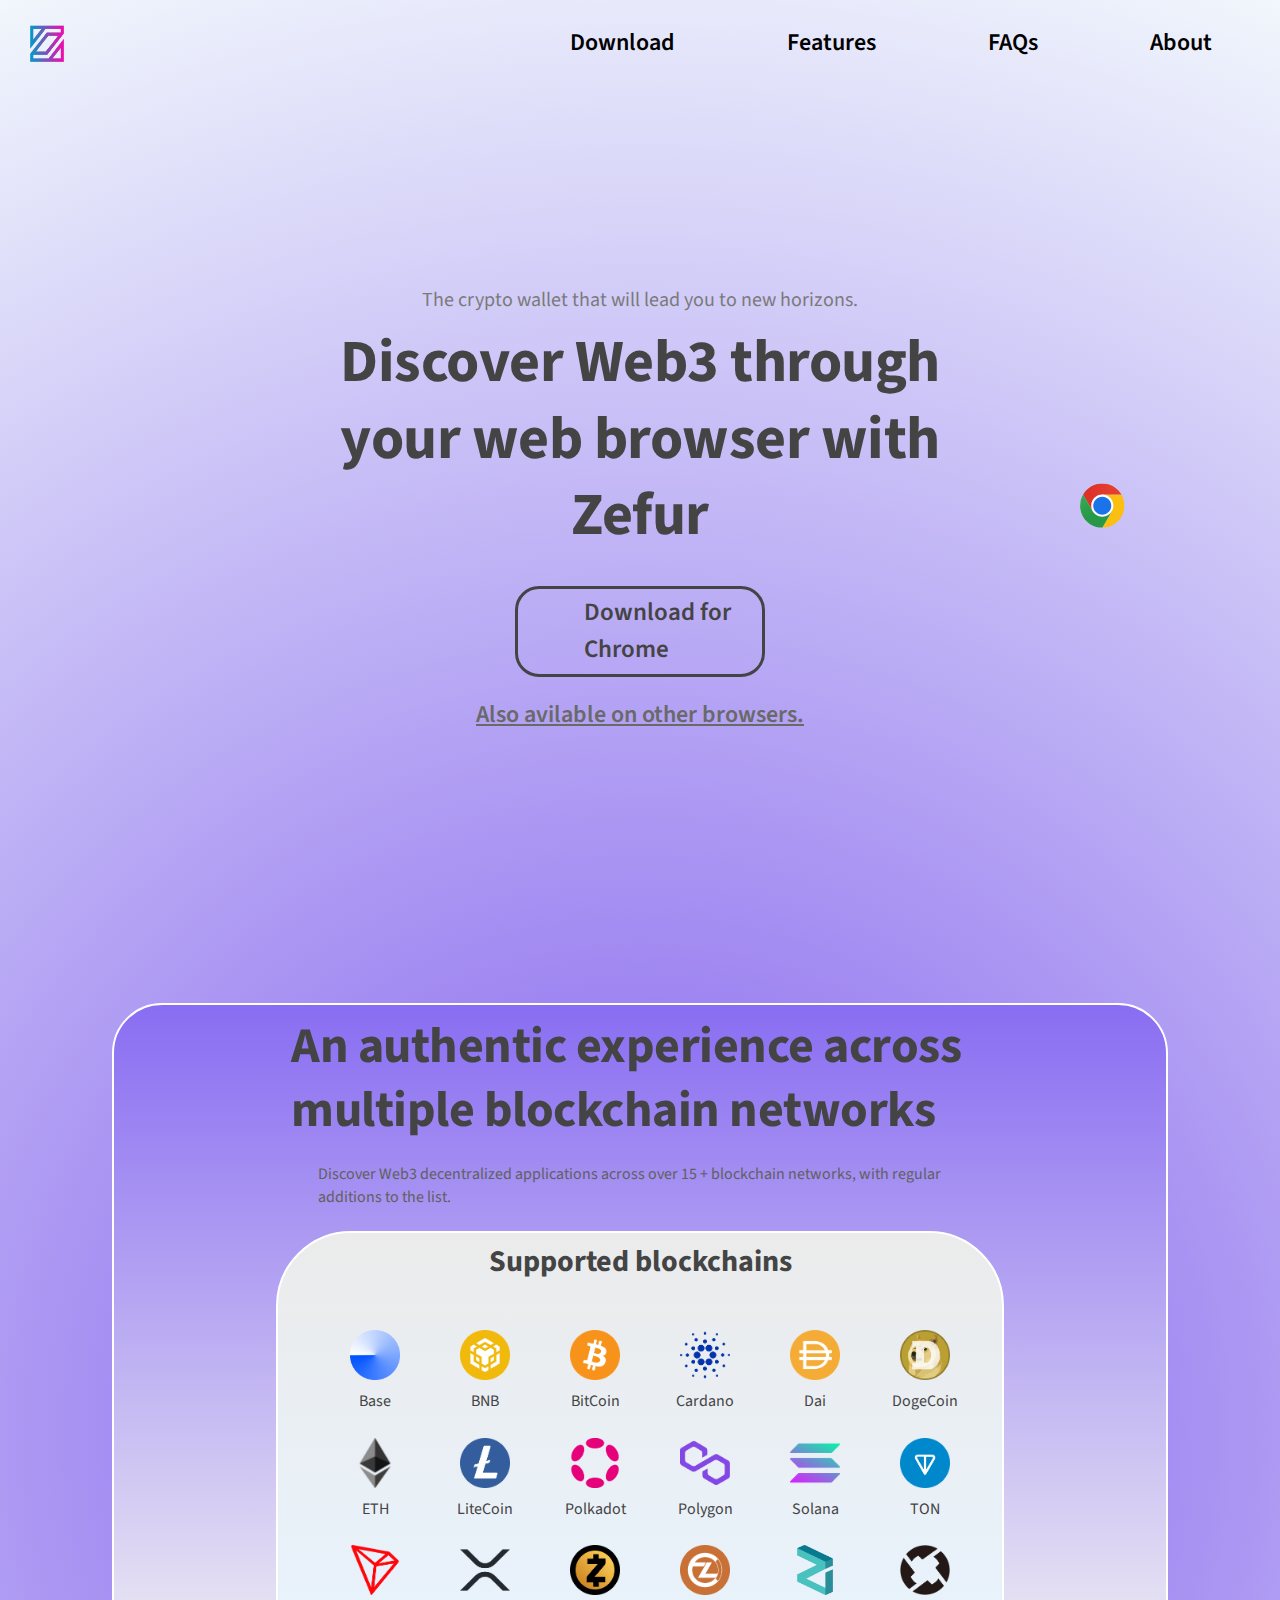
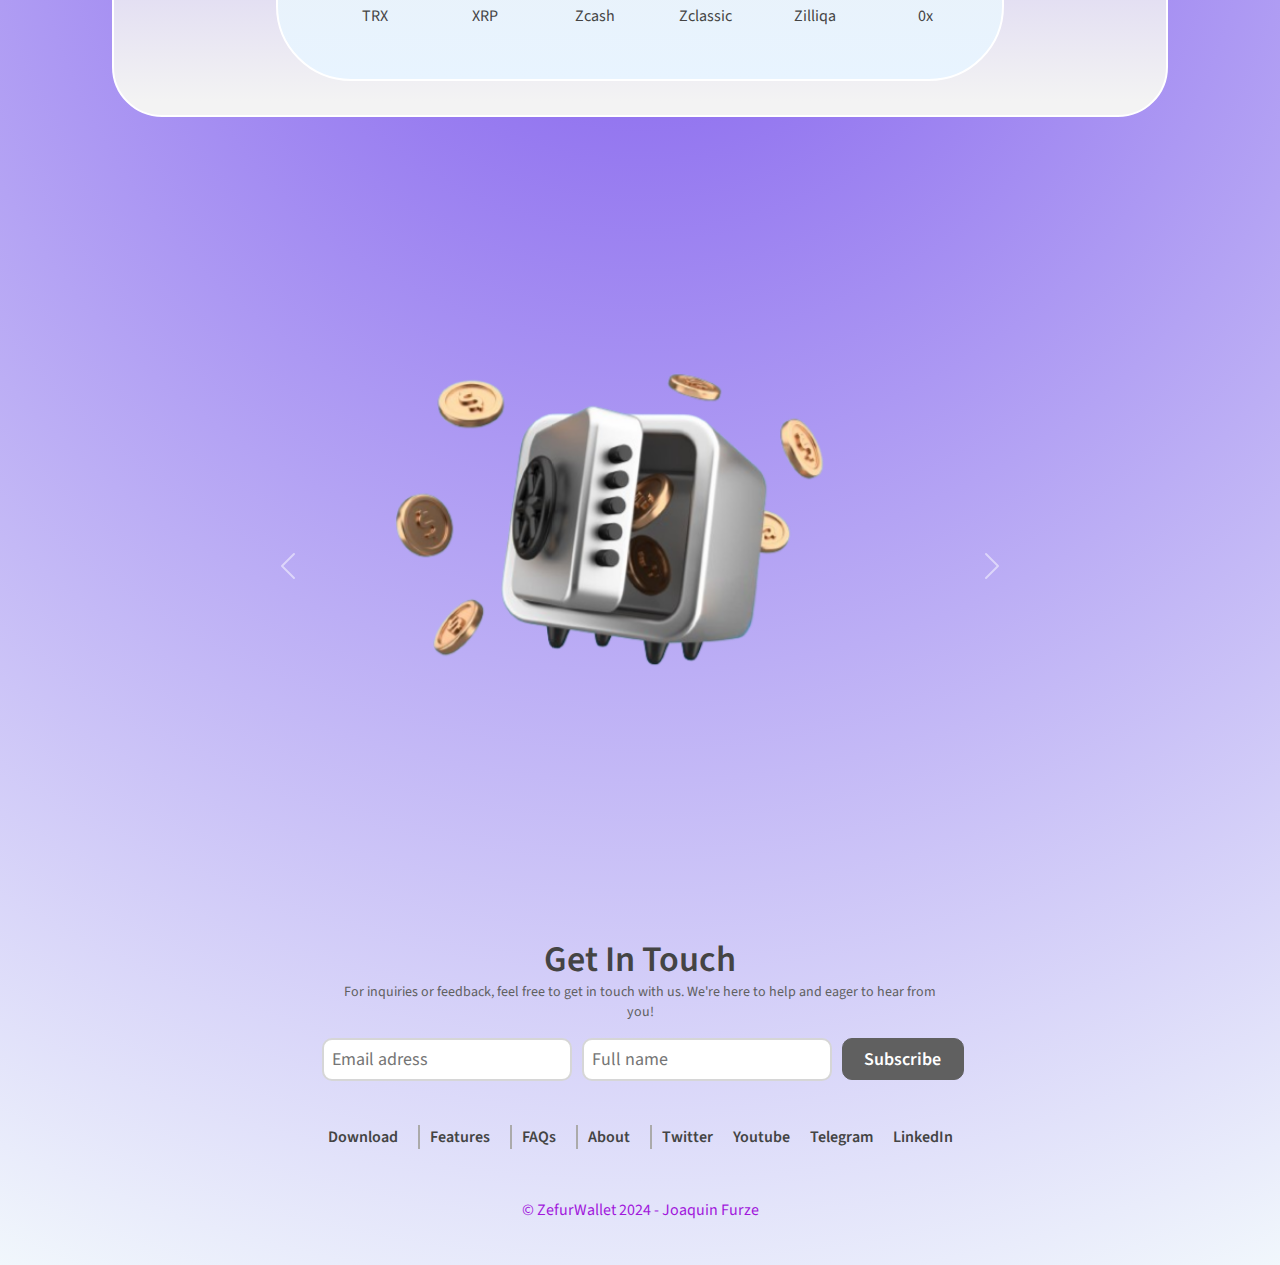
<file: index.html>
<!DOCTYPE html>
<html lang="es">
<head>
    <meta charset="UTF-8">
    <meta name="keywords" content="Web3, Wallet, Crypto, Blockchain, crypto wallet, Web3 wallet, blockchain wallet, cryptocurrency app, digital assets, secure wallet">
    <meta name="description" content="Discover everything about cryptocurrencies, Web3 technology, and ZefurWallet. Learn how to manage your digital assets safely and efficiently with our comprehensive guide.">
    <meta name="viewport" content="width=device-width, initial-scale=1.0">
    <link href="https://cdn.jsdelivr.net/npm/bootstrap@5.3.3/dist/css/bootstrap.min.css" rel="stylesheet" integrity="sha384-QWTKZyjpPEjISv5WaRU9OFeRpok6YctnYmDr5pNlyT2bRjXh0JMhjY6hW+ALEwIH" crossorigin="anonymous">
    <link rel="stylesheet" href="./css/styles.css">
    <link rel="shortcut icon" href="./assests/image-removebg-w.png">
    <title>ZefurWallet | Home Page</title>
</head>
<body>
    <nav class="navbar navbar-expand-lg ">          <!-- Inicio header -->
        <div class="container-fluid">
            <a class="navbar-brand" href="./index.html"><img src="./assests/image-removebg-w.png" width="70" height="60" alt="logo"></a>
            <button class="navbar-toggler" type="button" data-bs-toggle="collapse" data-bs-target="#navbarSupportedContent" aria-controls="navbarSupportedContent" aria-expanded="false" aria-label="Toggle navigation">
            <input type="checkbox" name="toggle-menu" id="toggle-menu">
            <label for="toggle-menu" type="button" class="toggle-btn">
                <div class="bar"></div>
                <div class="bar"></div>
                <div class="bar"></div>
            </label>
            </button>
            <div class="collapse navbar-collapse" id="navbarSupportedContent">
            <ul class="navbar-nav ms-auto mb-2 mb-lg-0">
                <li class="nav-item">
                <a class="nav-link active mx-lg-5" aria-current="page" href="./company/download.html">Download</a>
                </li>
                <li class="nav-item">
                <a class="nav-link active mx-lg-5" href="./company/features.html">Features</a>
                </li>
                <li class="nav-item">
                <a class="nav-link active mx-lg-5" aria-current="page" href="./company/faqs.html">FAQs</a>
                </li>
                <li class="nav-item">
                <a class="nav-link active mx-lg-5" aria-current="page" href="./company/about.html">About</a>
                </li>
            </ul>
            </div>
        </div>
        </nav>                <!-- Final header -->
        <main>                <!-- Inicio main -->
            <section>
                <h2 class="the-crypto-wallet">
                    The crypto wallet that will lead you to new horizons.
                </h2>
                <h1 class="h1-index">
                    Discover Web3 through your web browser with Zefur
                </h1>
                <div class="chrome">
                    <a class="moverr" target="_blank"  href="https://chromewebstore.google.com/">Download for <br> ㅤChrome<img class="posicion-chrome" src="./assests/raw.7dd85797.svg" class="raw-7dd85797" alt="Chrome Index"></a>
                </div>
            <div class="also">
                <a href="./company/download.html">
                    <p class="subrayado tamaño">
                        Also avilable on other browsers.
                    </p>    
                </a>
            </div>
            </section>
            <section class="process-1">
                <!-- HACER LO DE SUPPORTED BLOCKCHAINS -->
                <div>
                    <h2 class="an-authentic">An authentic experience across multiple blockchain networks</h2>
                    <p class="discover-web3">Discover Web3 decentralized applications across over 15 + blockchain networks, with regular additions to the list.</p>
                    <div class="process-3">
                        <h3 class="paragraph-1-copy-1">Supported blockchains</h3>
                        <ul class="flexbox ">
                            <li><img src="./assests/base.png" width="50" height="50" class="flex-item" alt="Base">Base</li>
                            <li><img src="./assests/bnb.png" width="50" height="50" class="flex-item" alt="BNB">BNB</li>
                            <li><img src="./assests/btc.png" width="50" height="50" class="flex-item" alt="BTC">BitCoin</li>
                            <li><img src="./assests/cardano.png" width="50" height="50" class="flex-item" alt="ADA">Cardano</li>
                            <li><img src="./assests/dai.png" width="50" height="50" class="flex-item" alt="DAI">Dai</li>
                            <li><img src="./assests/doge.png" width="50" height="50" class="flex-item" alt="DOGE">DogeCoin</li>
                            <li><img src="./assests/eth.png" width="50" height="50" class="flex-item" alt="ETH">ETH</li>
                            <li><img src="./assests/ltc.png" width="50" height="50" class="flex-item" alt="LTC">LiteCoin</li>
                            <li><img src="./assests/polkadot.png" width="50" height="50" class="flex-item" alt="DOT">Polkadot</li>
                            <li><img src="./assests/polygon-matic-logo.png" width="50" height="50" class="flex-item" alt="MATIC" >Polygon</li>
                            <li><img src="./assests/sol.png" width="50" height="50" class="flex-item" alt="SOL">Solana</li>
                            <li><img src="./assests/ton.png" width="50" height="50" class="flex-item" alt="TON">TON</li>
                            <li><img src="./assests/trx.png" width="50" height="50" class="flex-item" alt="TRX">TRX</li>
                            <li><img src="./assests/xrp.png" width="50" height="50" class="flex-item" alt="XRP">XRP</li>
                            <li><img src="./assests/zcash.png" width="50" height="50" class="flex-item" alt="ZCASH">Zcash</li>
                            <li><img src="./assests/zclassic.png" width="50" height="50" class="flex-item" alt="ZCLASSIC">Zclassic</li>
                            <li><img src="./assests/zilliqa.png" width="50" height="50" class="flex-item" alt="ZIL">Zilliqa</li>
                            <li><img src="./assests/0x.png" width="50" height="50" class="flex-item" alt="0X">0x</li>
                        </ul>
                    </div>
                </div>
            </section>
            <section>
                <div id="carouselExampleAutoplaying" class="carousel slide" data-bs-ride="carousel">
                    <div class="carousel-inner">
                        <div class="carousel-item active">
                            <img src="./assests/caja.png" class="d-block w-100 foto" alt="caja galeria de img">
                        </div>
                        <div class="carousel-item">
                            <img src="./assests/netbook.png" class="d-block w-100 foto" alt="netbook galeria de img">
                        </div>
                        <div class="carousel-item">
                            <img src="./assests/escudo.png" class="d-block w-100 foto" alt="escudo galeria de img">
                        </div>
                    </div>
                    <button class="carousel-control-prev" type="button" data-bs-target="#carouselExampleAutoplaying" data-bs-slide="prev">
                    <span class="carousel-control-prev-icon" aria-hidden="true"></span>
                    <span class="visually-hidden">Previous</span>
                    </button>
                    <button class="carousel-control-next" type="button" data-bs-target="#carouselExampleAutoplaying" data-bs-slide="next">
                    <span class="carousel-control-next-icon" aria-hidden="true"></span>
                    <span class="visually-hidden">Next</span>
                    </button>
                </div>
            </section>
        </main>              <!-- Final main -->
        <section>
            <footer>         <!-- Inicio footer -->
                <div class="margen">
                    <h3 class="paragraph-1-copy-2">Get In Touch</h3>
                    <p class="for-inquiries">For inquiries or feedback, feel free to get in touch with us. We're here to help and eager to hear from you!</p>
                    <section>
                        <form class="contenedor">
                            <input   type="email" placeholder="Email adress">
                            <input  type="text" placeholder="Full name">
                            <button class="button-1-copy-1">Subscribe</button>
                        </form>
                </section>
                </div>
                <nav>
                    <ul class="link-bar-2">
                            <li>
                                <a href="./company/download.html">Download</a>
                            </li>
                            <li class="borde">
                                <a href="./company/features.html">Features</a>   
                            </li clas>
                            <li class="borde">
                                <a href="./company/faqs.html">FAQs</a> 
                            </li>
                            <li class="borde">
                                <a href="./company/about.html">About</a> 
                            </li>
                            <li class="borde">
                                <a href="https://www.twitter.com" target="_blank">Twitter</a>  
                            </li>
                            <li class="borde-yt">
                                <a href="https://www.youtube.com" target="_blank">Youtube</a>
                            </li>
                            <li class="borde2">
                                <a href="https://web.telegram.org/" target="_blank">Telegram</a>
                            </li>
                            <li class="borde2">
                                <a href="https://www.linkedin.com/in/joaquin-furze-0760a41a2/?originalSubdomain=ar">LinkedIn</a>
                            </li>
                        </ul>
                </nav>
                    <p class="paragraph-2-copy-1">
                        © ZefurWallet 2024 - Joaquin Furze
                    </p>
            </footer>         <!-- Final footer -->
        </section>
        <script src="https://cdn.jsdelivr.net/npm/bootstrap@5.3.3/dist/js/bootstrap.bundle.min.js" integrity="sha384-YvpcrYf0tY3lHB60NNkmXc5s9fDVZLESaAA55NDzOxhy9GkcIdslK1eN7N6jIeHz" crossorigin="anonymous"></script>
        </body>
</html>
</file>
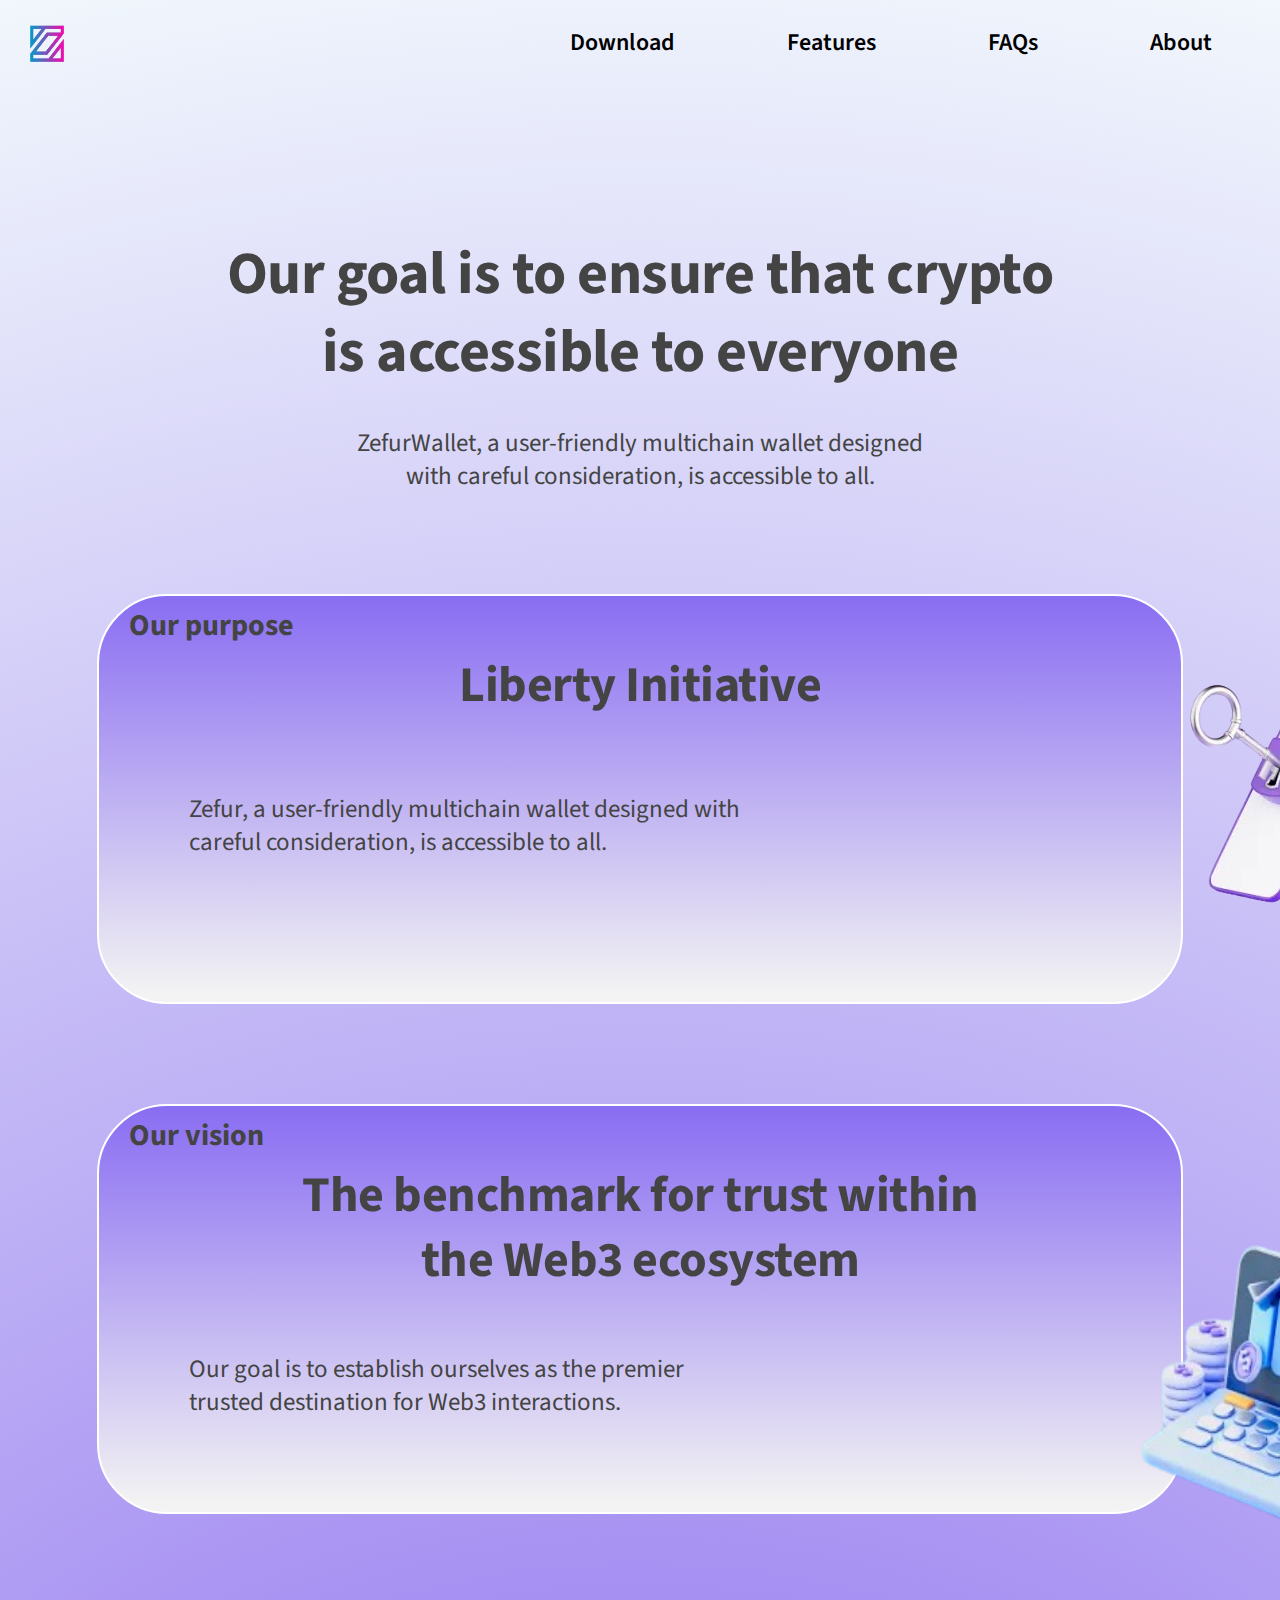
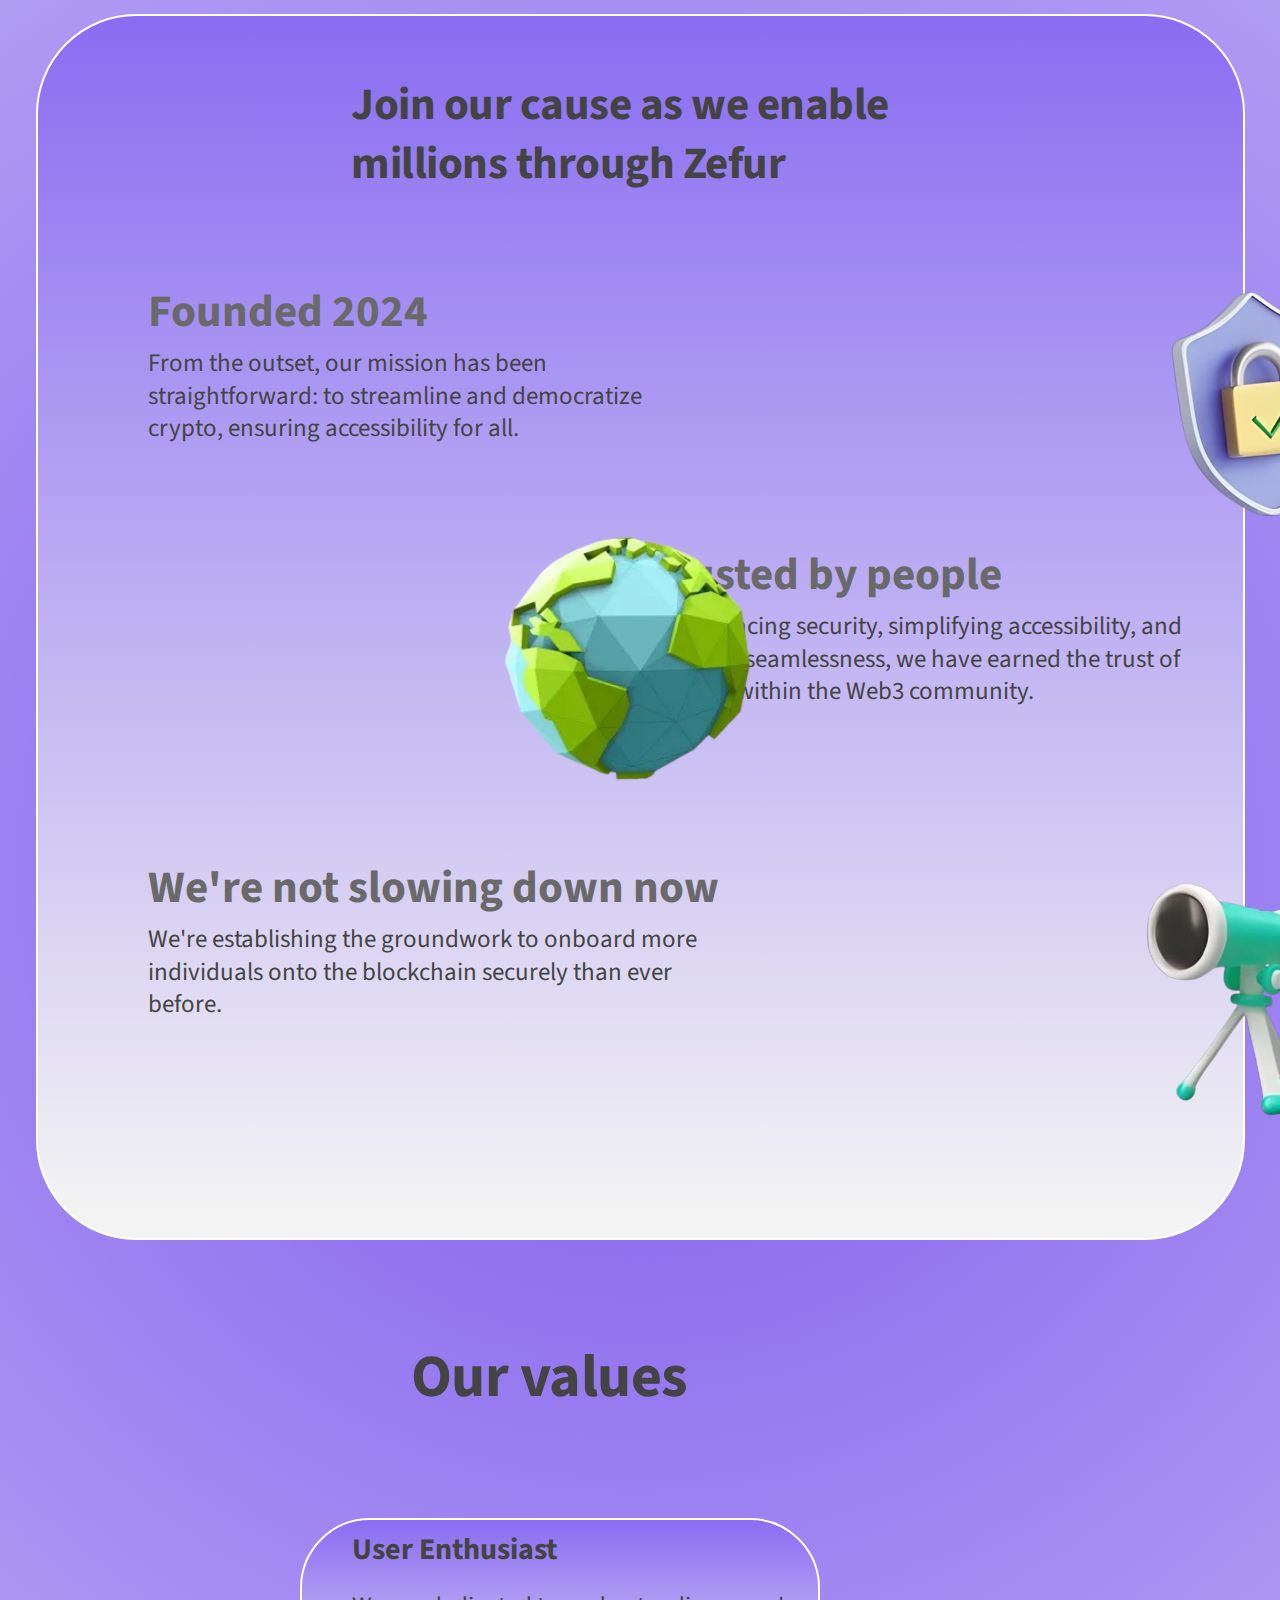
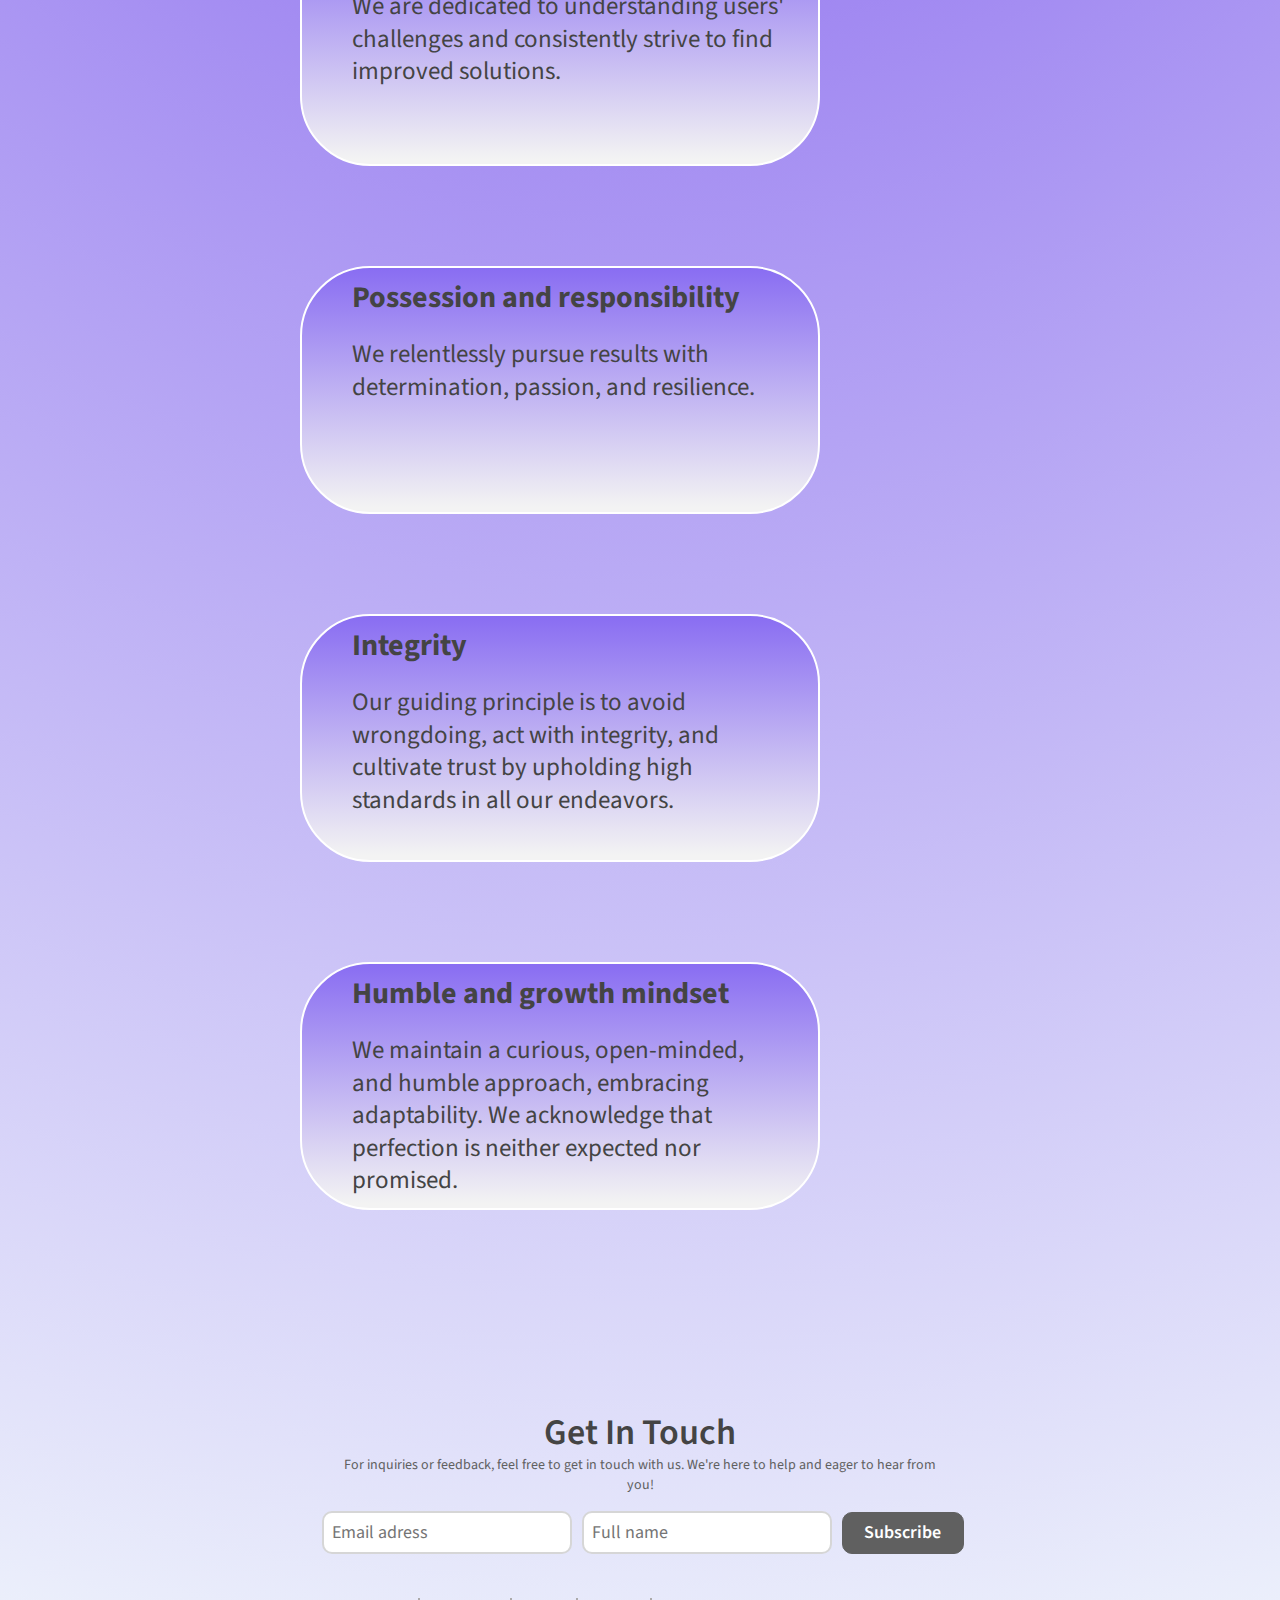
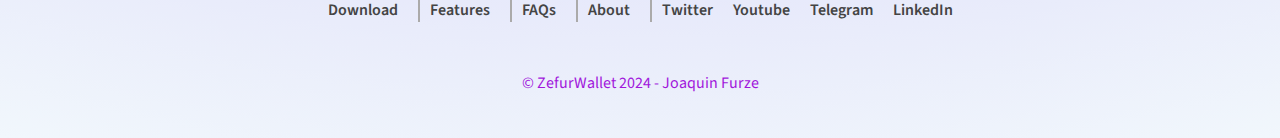
<file: company/about.html>
<!DOCTYPE html>
<html lang="en">
<head>
    <meta charset="UTF-8">
    <meta name="keywords" content="about ZefurWallet, about us, ZefurWallet team, cryptocurrency experts, Web3 development, blockchain innovation, digital asset management, secure crypto solutions, DeFi pioneers, ZefurWallet mission">
    <meta name="description" content="Learn about ZefurWallet, our mission, and the team of experts behind our innovative cryptocurrency and Web3 solutions. Discover how we are revolutionizing digital asset management and security.">
    <meta name="viewport" content="width=device-width, initial-scale=1.0">
    <link href="https://cdn.jsdelivr.net/npm/bootstrap@5.3.3/dist/css/bootstrap.min.css" rel="stylesheet" integrity="sha384-QWTKZyjpPEjISv5WaRU9OFeRpok6YctnYmDr5pNlyT2bRjXh0JMhjY6hW+ALEwIH" crossorigin="anonymous">
    <link rel="stylesheet" href="../css/styles.css">
    <link rel="shortcut icon" href="../assests/image-removebg-w.png">
    <title>ZefurWallet | About</title>
    
</head>
<body>
    <nav class="navbar navbar-expand-lg ">          <!-- Inicio header -->
        <div class="container-fluid">
            <a class="navbar-brand" href="../index.html"><img src="../assests/image-removebg-w.png" width="70" height="60" alt="logo"></a>
            <button class="navbar-toggler" type="button" data-bs-toggle="collapse" data-bs-target="#navbarSupportedContent" aria-controls="navbarSupportedContent" aria-expanded="false" aria-label="Toggle navigation">
            <input type="checkbox" name="toggle-menu" id="toggle-menu">
            <label for="toggle-menu" type="button" class="toggle-btn">
                <div class="bar"></div>
                <div class="bar"></div>
                <div class="bar"></div>
            </label>
            </button>
            <div class="collapse navbar-collapse" id="navbarSupportedContent">
            <ul class="navbar-nav ms-auto mb-2 mb-lg-0">
                <li class="nav-item">
                <a class="nav-link active mx-lg-5" aria-current="page" href="./download.html">Download</a>
                </li>
                <li class="nav-item">
                <a class="nav-link active mx-lg-5" href="./features.html">Features</a>
                </li>
                <li class="nav-item">
                <a class="nav-link active mx-lg-5" aria-current="page" href="./faqs.html">FAQs</a>
                </li>
                <li class="nav-item">
                <a class="nav-link active mx-lg-5" aria-current="page" href="./about.html">About</a>
                </li>
            </ul>
            </div>
        </div>
        </nav>                <!-- Final header -->
    <main>                  <!-- Inicio main -->
        <section>
            <h1 class="our-goal">Our goal is to ensure that crypto is accessible to everyone</h1>
            <h2 class="a-user-friendly">ZefurWallet, a user-friendly multichain wallet designed with careful consideration, is accessible to all.</h2>
        </section>
        <section class="our-purpose">
            <h3 class="h3-our">Our purpose</h3>
            <h1 class="h1-our-adentro">Liberty Initiative</h1>
            <p class="p-our">Zefur, a user-friendly multichain wallet designed with careful consideration, is accessible to all.</p>
            <img src="../assests/celu.png" class="celu-our" alt="celu about">
        </section>
        <section class="our-purpose">
            <h3 class="h3-our">Our vision</h3>
            <h1 class="h1-our-adentro">The benchmark for trust within the Web3 ecosystem</h1>
            <p class="p-our2">Our goal is to establish ourselves as the premier trusted destination for Web3 interactions.</p>
            <img src="../assests/compu.png" class="compu-our" alt="compu about">
        </section>
        <section class="join-our">
            <h1 class="h1-join-our">Join our cause as we enable millions through Zefur</h1>
            <h3 class="h3-join-our">Founded 2024</h3>
            <h4 class="h4-join-our">From the outset, our mission has been straightforward: to streamline and democratize crypto, ensuring accessibility for all.</h4>
            <img src="../assests/shield.png" class="escudo-join-our" alt="shield about">
            <h3 class="h3-join-our2">Trusted by people</h3>
            <h4 class="h4-join-our2">By enhancing security, simplifying accessibility, and ensuring seamlessness, we have earned the trust of millions within the Web3 community.</h4>
            <img src="../assests/mundo.png" class="mundo-join-our" alt="mundo about">
            <h3 class="h3-join-our3">We're not slowing down now</h3>
            <h4 class="h4-join-our3">We're establishing the groundwork to onboard more individuals onto the blockchain securely than ever before.</h4>
            <img src="../assests/telescopio.png" class="telescopio-join-our" alt="telescopio about">
        </section>
        <nav>
            <h1 class="h1-our-values">Our values</h1>
            <section class="flexbox-about">
                <section class="flex-item-about cuadrado-our">
                    <h3 class="h3-our-values">User Enthusiast</h3>
                    <h4 class="h4-our-values">We are dedicated to understanding users' challenges and consistently strive to find improved solutions.</h4>
                </section>
                <section class="flex-item-about cuadrado-our">
                    <h3 class="h3-our-values">Possession and responsibility</h3>
                    <h4 class="h4-our-values">We relentlessly pursue results with determination, passion, and resilience.</h4>
                </section>
                <section class="flex-item-about cuadrado-our">
                    <h3 class="h3-our-values">Integrity</h3>
                    <h4 class="h4-our-values">Our guiding principle is to avoid wrongdoing, act with integrity, and cultivate trust by upholding high standards in all our endeavors.</h4>
                </section>
                <section class="flex-item-about cuadrado-our">
                    <h3 class="h3-our-values">Humble and growth mindset</h3>
                    <h4 class="h4-our-values">We maintain a curious, open-minded, and humble approach, embracing adaptability. We acknowledge that perfection is neither expected nor promised.</h4>
                </section>
            </section>
        </nav>
    </main>                 <!-- Final main -->
    <section>
        <footer>         <!-- Inicio footer -->
            <div class="margen">
                <h3 class="paragraph-1-copy-2">Get In Touch</h3>
                <p class="for-inquiries">For inquiries or feedback, feel free to get in touch with us. We're here to help and eager to hear from you!</p>
                <section>
                    <form class="contenedor">
                        <input   type="email" placeholder="Email adress">
                        <input  type="text" placeholder="Full name">
                        <button class="button-1-copy-1">Subscribe</button>
                    </form>
            </section>
            </div>
            <nav>
                <ul class="link-bar-2">
                    <li>
                        <a href="../company/download.html">Download</a>
                    </li>
                    <li class="borde">
                        <a href="../company/features.html">Features</a>   
                    </li clas>
                    <li class="borde">
                        <a href="../company/faqs.html">FAQs</a> 
                    </li>
                    <li class="borde">
                        <a href="../company/about.html">About</a> 
                    </li>
                        <li class="borde">
                            <a href="https://www.twitter.com" target="_blank">Twitter</a>  
                        </li>
                        <li class="borde-yt">
                            <a href="https://www.youtube.com" target="_blank">Youtube</a>
                        </li>
                        <li class="borde2">
                            <a href="https://web.telegram.org/" target="_blank">Telegram</a>
                        </li>
                        <li class="borde2">
                            <a href="https://www.linkedin.com/in/joaquin-furze-0760a41a2/?originalSubdomain=ar">LinkedIn</a>
                        </li>
                    </ul>
            </nav>
                <p class="paragraph-2-copy-1">
                    © ZefurWallet 2024 - Joaquin Furze
                </p>
        </footer>         <!-- Final footer -->
    </section>
    <script src="https://cdn.jsdelivr.net/npm/bootstrap@5.3.3/dist/js/bootstrap.bundle.min.js" integrity="sha384-YvpcrYf0tY3lHB60NNkmXc5s9fDVZLESaAA55NDzOxhy9GkcIdslK1eN7N6jIeHz" crossorigin="anonymous"></script>
</body>
</html>
</file>
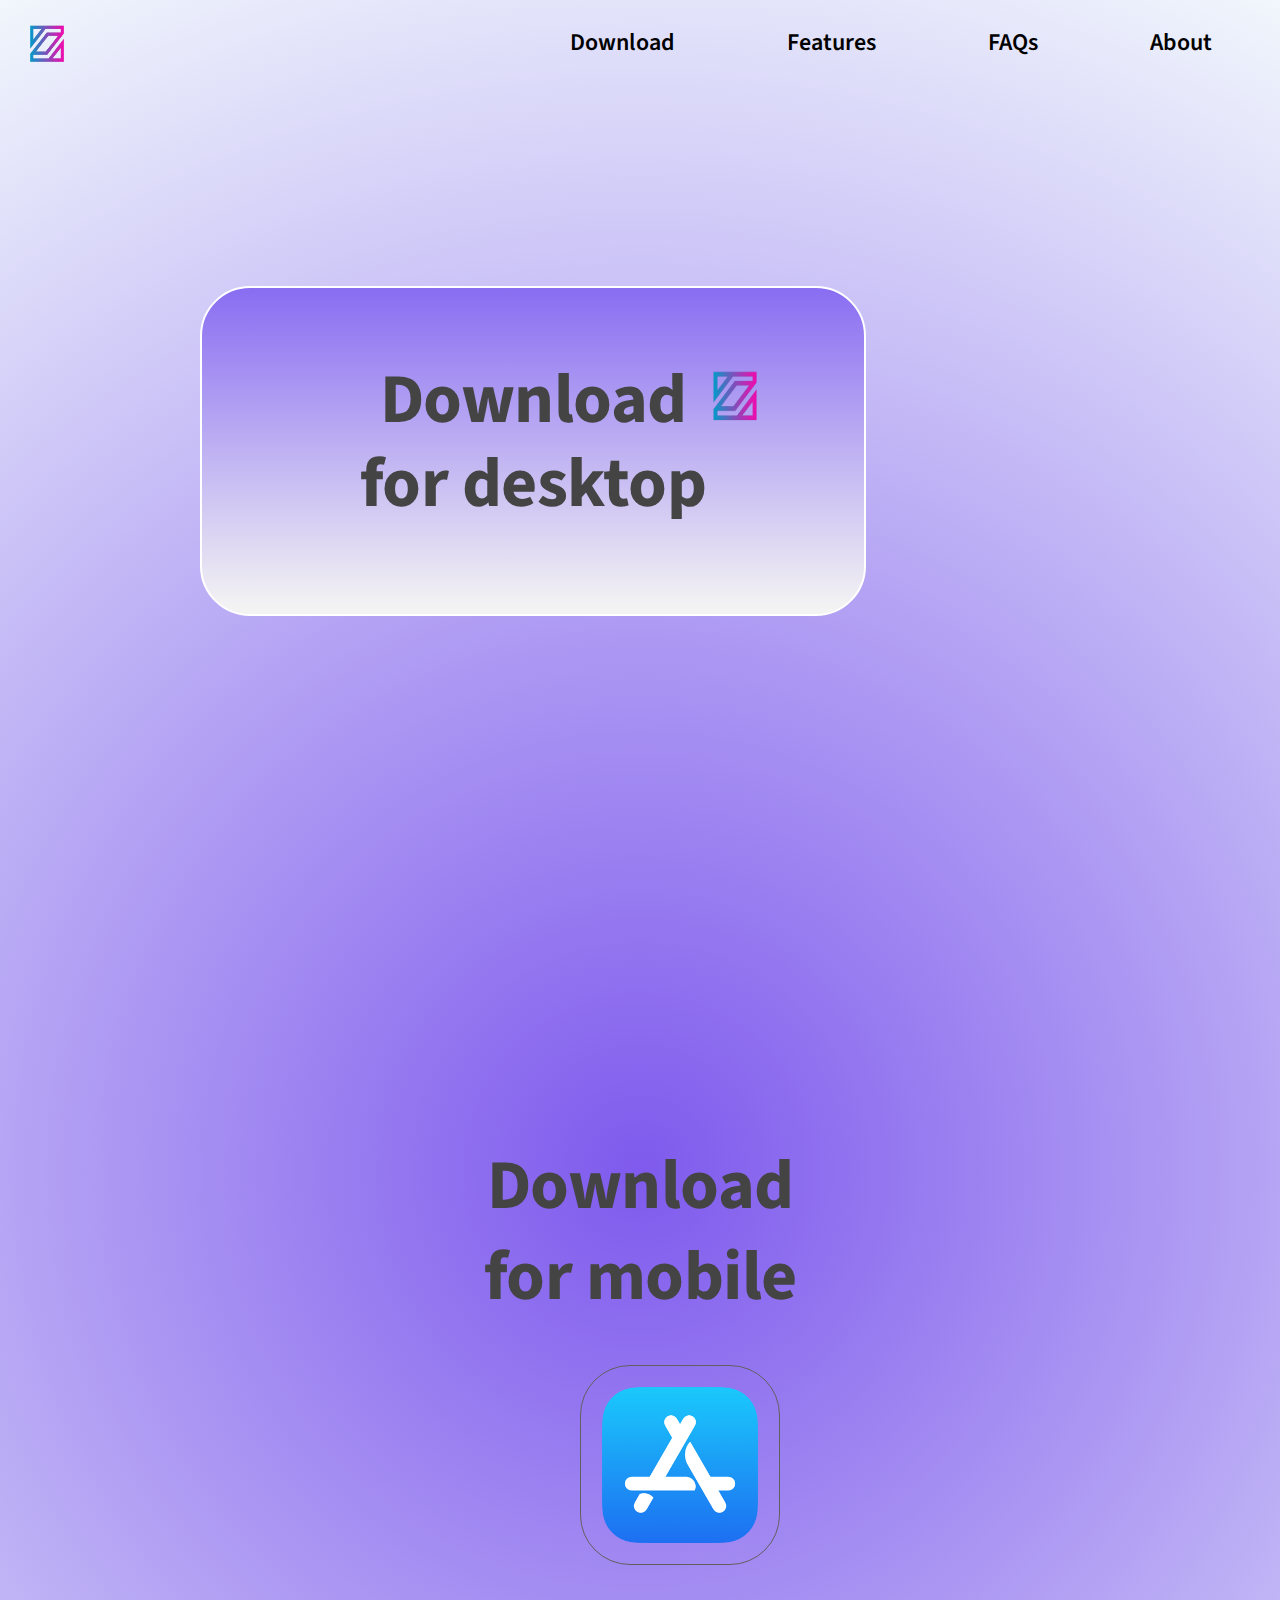
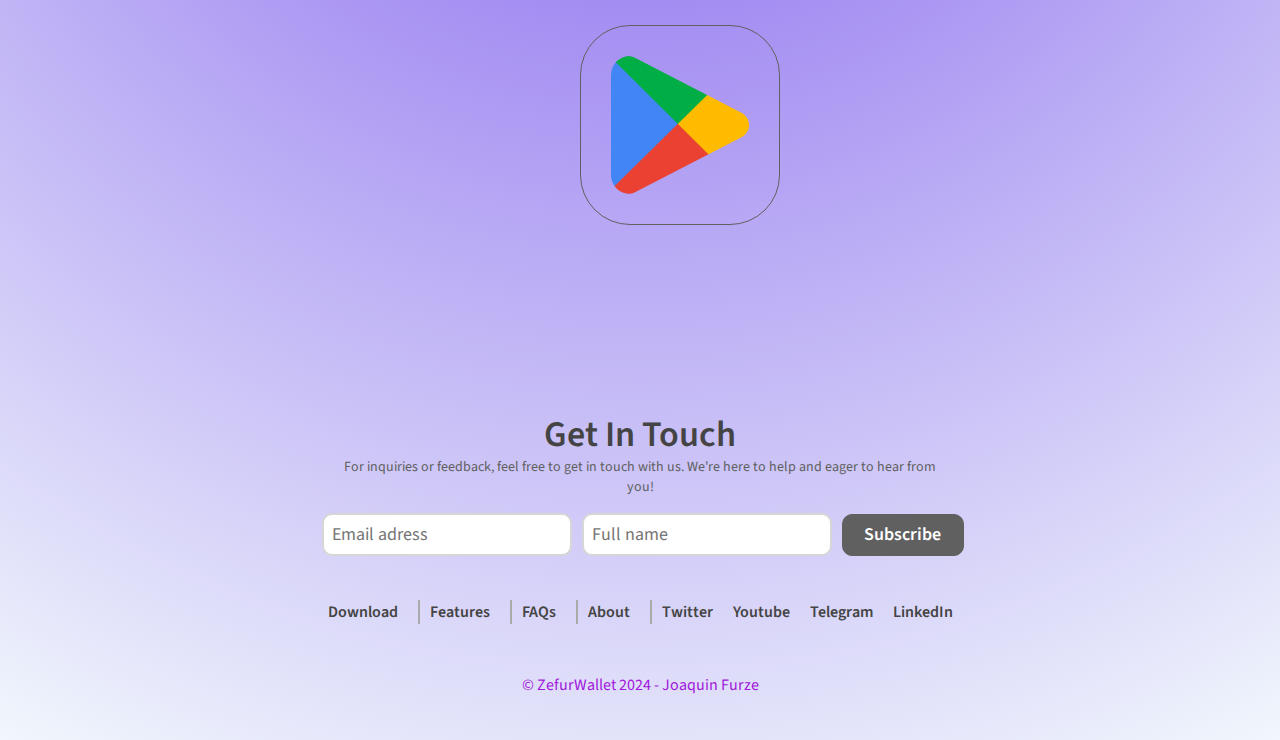
<file: company/download.html>
<!DOCTYPE html>
<html lang="en">
<head>
    <meta charset="UTF-8">
    <meta name="keywords" content="download, ZefurWallet, crypto wallet, Web3 wallet, blockchain wallet, cryptocurrency app, digital assets, secure wallet">
    <meta name="description" content="Download ZefurWallet, your secure and efficient cryptocurrency wallet. Manage your digital assets seamlessly with our advanced Web3 technology.">
    <meta name="viewport" content="width=device-width, initial-scale=1.0">
    <link href="https://cdn.jsdelivr.net/npm/bootstrap@5.3.3/dist/css/bootstrap.min.css" rel="stylesheet" integrity="sha384-QWTKZyjpPEjISv5WaRU9OFeRpok6YctnYmDr5pNlyT2bRjXh0JMhjY6hW+ALEwIH" crossorigin="anonymous">
    <link rel="stylesheet" href="../css/styles.css">
    <link rel="shortcut icon" href="../assests/image-removebg-w.png">
    <title>ZefurWallet | Download</title>
</head>
<body>
    <nav class="navbar navbar-expand-lg ">          <!-- Inicio header -->
        <div class="container-fluid">
            <a class="navbar-brand" href="../index.html"><img src="../assests/image-removebg-w.png" width="70" height="60" alt="logo"></a>
            <button class="navbar-toggler" type="button" data-bs-toggle="collapse" data-bs-target="#navbarSupportedContent" aria-controls="navbarSupportedContent" aria-expanded="false" aria-label="Toggle navigation">
            <input type="checkbox" name="toggle-menu" id="toggle-menu">
            <label for="toggle-menu" type="button" class="toggle-btn">
                <div class="bar"></div>
                <div class="bar"></div>
                <div class="bar"></div>
            </label>
            </button>
            <div class="collapse navbar-collapse" id="navbarSupportedContent">
            <ul class="navbar-nav ms-auto mb-2 mb-lg-0">
                <li class="nav-item">
                <a class="nav-link active mx-lg-5" aria-current="page" href="./download.html">Download</a>
                </li>
                <li class="nav-item">
                <a class="nav-link active mx-lg-5" href="./features.html">Features</a>
                </li>
                <li class="nav-item">
                <a class="nav-link active mx-lg-5" aria-current="page" href="./faqs.html">FAQs</a>
                </li>
                <li class="nav-item">
                <a class="nav-link active mx-lg-5" aria-current="page" href="./about.html">About</a>
                </li>
            </ul>
            </div>
        </div>
        </nav>                <!-- Final header -->
    <main>                  <!-- Inicio main  -->               
        <section class="process-2">
            <h1 class="download-for-desktop">
                Download <img src="../assests/image-removebg-w.png"  class="zefur2" alt="img zefur2 download">
                <br>
                for desktop
            </h1>
                
                <a target="_blank" href="https://chromewebstore.google.com/"><img class="chrome2" src="../assests/raw.7dd85797.svg" alt="chrome download"></a></div>
                <a target="_blank" href="https://addons.opera.com/es/extensions/"><img class="opera" src="../assests/opera.png" alt="opera download"></a>
                <a target="_blank" href="https://chromewebstore.google.com/"><img class="brave" src="../assests/brave.ico" alt="brave download"></a>
                <a target="_blank" href="https://chromewebstore.google.com/"><img class="edge" src="../assests/edge.ico" alt="edge download"></a>
        </section>
        <section>
                <h1 class="download-for-mobile">Download <img src="../assests/image-removebg-w.png"  class="zefur3" alt="img zefur3 download"><br> for mobile</h1>
                <a target="_blank" href="https://apps.apple.com/es/developer/apple/id284417353?mt=12"><img class="apple" src="../assests/apple.png" alt="apple download"></a>
                <a target="_blank" href="https://play.google.com/store/games?hl=es_AR&gl=US"><img class="play-store" src="../assests/playstore.webp" alt="playstore download"> </a>
                <img class="mano" src="../assests/mano.png" alt="mano download">
            </section>
    </main>                     <!-- Final main  -->          
    <section>
        <footer>         <!-- Inicio footer -->
            <div class="margen">
                <h3 class="paragraph-1-copy-2">Get In Touch</h3>
                <p class="for-inquiries">For inquiries or feedback, feel free to get in touch with us. We're here to help and eager to hear from you!</p>
                <section>
                    <form class="contenedor">
                        <input   type="email" placeholder="Email adress">
                        <input  type="text" placeholder="Full name">
                        <button class="button-1-copy-1">Subscribe</button>
                    </form>
            </section>
            </div>
            <nav>
                <ul class="link-bar-2">
                        <li>
                            <a href="../company/download.html">Download</a>
                        </li>
                        <li class="borde">
                            <a href="../company/features.html">Features</a>   
                        </li clas>
                        <li class="borde">
                            <a href="../company/faqs.html">FAQs</a> 
                        </li>
                        <li class="borde">
                            <a href="../company/about.html">About</a> 
                        </li>
                        <li class="borde">
                            <a href="https://www.twitter.com" target="_blank">Twitter</a>  
                        </li>
                        <li class="borde-yt">
                            <a href="https://www.youtube.com" target="_blank">Youtube</a>
                        </li>
                        <li class="borde2">
                            <a href="https://web.telegram.org/" target="_blank">Telegram</a>
                        </li>
                        <li class="borde2">
                            <a href="https://www.linkedin.com/in/joaquin-furze-0760a41a2/?originalSubdomain=ar">LinkedIn</a>
                        </li>
                    </ul>
            </nav>
                <p class="paragraph-2-copy-1">
                    © ZefurWallet 2024 - Joaquin Furze
                </p>
        </footer>         <!-- Final footer -->
    </section>
    <script src="https://cdn.jsdelivr.net/npm/bootstrap@5.3.3/dist/js/bootstrap.bundle.min.js" integrity="sha384-YvpcrYf0tY3lHB60NNkmXc5s9fDVZLESaAA55NDzOxhy9GkcIdslK1eN7N6jIeHz" crossorigin="anonymous"></script>
</body>
</html>
</file>
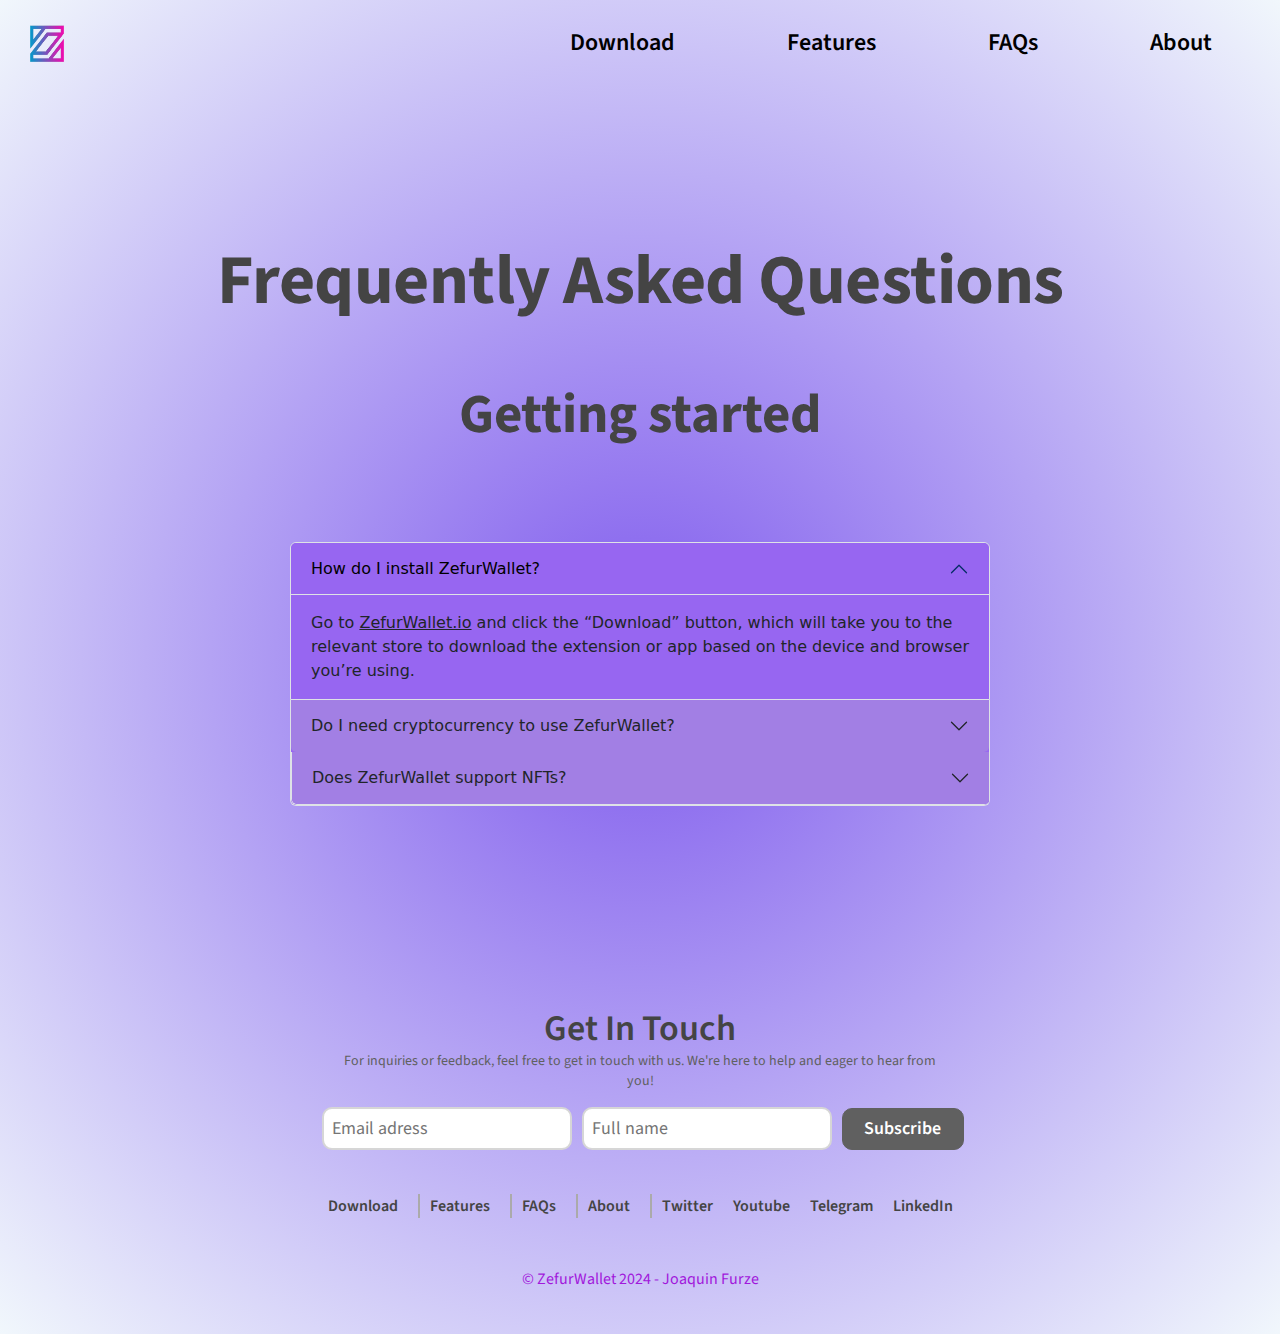
<file: company/faqs.html>
<!DOCTYPE html>
<html lang="en">
<head>
    <meta charset="UTF-8">
    <meta name="keywords" content="ZefurWallet FAQs, crypto wallet FAQs, Web3 FAQs, blockchain FAQs, cryptocurrency questions, digital asset FAQs, secure wallet help, DeFi FAQs, crypto support, ZefurWallet support">
    <meta name="description" content="Find answers to common questions about ZefurWallet, including how to manage your digital assets, perform secure transactions, and utilize advanced Web3 features.">
    <meta name="viewport" content="width=device-width, initial-scale=1.0">
    <link href="https://cdn.jsdelivr.net/npm/bootstrap@5.3.3/dist/css/bootstrap.min.css" rel="stylesheet" integrity="sha384-QWTKZyjpPEjISv5WaRU9OFeRpok6YctnYmDr5pNlyT2bRjXh0JMhjY6hW+ALEwIH" crossorigin="anonymous">
    <link rel="stylesheet" href="../css/styles.css">
    <link rel="shortcut icon" href="../assests/image-removebg-w.png">
    <title>ZefurWallet | FAQs</title>
</head>
<body>
    <nav class="navbar navbar-expand-lg ">          <!-- Inicio header -->
        <div class="container-fluid">
            <a class="navbar-brand" href="../index.html"><img src="../assests/image-removebg-w.png" width="70" height="60" alt="logo"></a>
            <button class="navbar-toggler" type="button" data-bs-toggle="collapse" data-bs-target="#navbarSupportedContent" aria-controls="navbarSupportedContent" aria-expanded="false" aria-label="Toggle navigation">
            <input type="checkbox" name="toggle-menu" id="toggle-menu">
            <label for="toggle-menu" type="button" class="toggle-btn">
                <div class="bar"></div>
                <div class="bar"></div>
                <div class="bar"></div>
            </label>
            </button>
            <div class="collapse navbar-collapse" id="navbarSupportedContent">
            <ul class="navbar-nav ms-auto mb-2 mb-lg-0">
                <li class="nav-item">
                <a class="nav-link active mx-lg-5" aria-current="page" href="./download.html">Download</a>
                </li>
                <li class="nav-item">
                <a class="nav-link active mx-lg-5" href="./features.html">Features</a>
                </li>
                <li class="nav-item">
                <a class="nav-link active mx-lg-5" aria-current="page" href="./faqs.html">FAQs</a>
                </li>
                <li class="nav-item">
                <a class="nav-link active mx-lg-5" aria-current="page" href="./about.html">About</a>
                </li>
            </ul>
            </div>
        </div>
        </nav>                <!-- Final header -->
    <main>                  <!-- Inicio main -->
        <section>
            <h1 class="frequently-asked-questions">
                Frequently Asked Questions
            </h1>
            <h2 class="getting-started">
                Getting started
            </h2>
        </section>
        <section>
                <div class="accordion" id="accordionPanelsStayOpenExample">
                    <div class="accordion-item">
                        <h2 class="accordion-header">
                            <button class="accordion-button" type="button" data-bs-toggle="collapse" data-bs-target="#panelsStayOpen-collapseOne" aria-expanded="true" aria-controls="panelsStayOpen-collapseOne">
                                How do I install ZefurWallet?
                            </button>
                        </h2>
                        <div id="panelsStayOpen-collapseOne" class="accordion-collapse collapse show">
                            <div class="accordion-body">
                                Go to <a href="../product/download.html" class="subrayado">ZefurWallet.io</a>  and click the “Download” button, which will take you to the relevant store to download the extension or app based on the device  and browser you’re using.
                            </div>
                        </div>
                        </div>
                        <div class="accordion-item">
                        <h2 class="accordion-header">
                            <button class="accordion-button collapsed" type="button" data-bs-toggle="collapse" data-bs-target="#panelsStayOpen-collapseThree" aria-expanded="false" aria-controls="panelsStayOpen-collapseThree">
                                Do I need cryptocurrency to use ZefurWallet?
                            </button>
                        </h2>
                        <div id="panelsStayOpen-collapseThree" class="accordion-collapse collapse">
                            <div class="accordion-body">
                            Technically, no. You can accept signature requests from sites without any value in your account. Having cryptocurrencies in your ZefurWallet account will allow you to invest, trade, play games, own unique digital items and much more.
                            </div>
                        </div>
                        <div class="accordion-item">
                            <h2 class="accordion-header">
                            <button class="accordion-button collapsed" type="button" data-bs-toggle="collapse" data-bs-target="#collapseTwo" aria-expanded="false" aria-controls="collapseTwo">
                                Does ZefurWallet support NFTs?
                            </button>
                            </h2>
                            <div id="collapseTwo" class="accordion-collapse collapse" data-bs-parent="#accordionExample">
                            <div class="accordion-body">
                                No, NFTs aren't available across all devices and browsers, including ZefurWallet Mobile. You won't find an "NFTs" tab on the home screen of your mobile wallet or any other platform.
                                </div>
                            </div>
                        </div>
                    </div>
            </section>
    </main>                 <!-- Final main -->
    <section>
        <footer>         <!-- Inicio footer -->
            <div class="margen">
                <h3 class="paragraph-1-copy-2">Get In Touch</h3>
                <p class="for-inquiries">For inquiries or feedback, feel free to get in touch with us. We're here to help and eager to hear from you!</p>
                <section>
                    <form class="contenedor">
                        <input   type="email" placeholder="Email adress">
                        <input  type="text" placeholder="Full name">
                        <button class="button-1-copy-1">Subscribe</button>
                    </form>
            </section>
            </div>
            <nav>
                <ul class="link-bar-2">
                    <li>
                        <a href="../company/download.html">Download</a>
                    </li>
                    <li class="borde">
                        <a href="../company/features.html">Features</a>   
                    </li clas>
                    <li class="borde">
                        <a href="../company/faqs.html">FAQs</a> 
                    </li>
                    <li class="borde">
                        <a href="../company/about.html">About</a> 
                    </li>
                        <li class="borde">
                            <a href="https://www.twitter.com" target="_blank">Twitter</a>  
                        </li>
                        <li class="borde-yt">
                            <a href="https://www.youtube.com" target="_blank">Youtube</a>
                        </li>
                        <li class="borde2">
                            <a href="https://web.telegram.org/" target="_blank">Telegram</a>
                        </li>
                        <li class="borde2">
                            <a href="https://www.linkedin.com/in/joaquin-furze-0760a41a2/?originalSubdomain=ar">LinkedIn</a>
                        </li>
                    </ul>
            </nav>
                <p class="paragraph-2-copy-1">
                    © ZefurWallet 2024 - Joaquin Furze
                </p>
        </footer>         <!-- Final footer -->
    </section>
    <script src="https://cdn.jsdelivr.net/npm/bootstrap@5.3.3/dist/js/bootstrap.bundle.min.js" integrity="sha384-YvpcrYf0tY3lHB60NNkmXc5s9fDVZLESaAA55NDzOxhy9GkcIdslK1eN7N6jIeHz" crossorigin="anonymous"></script>
</body>
</html>
</file>
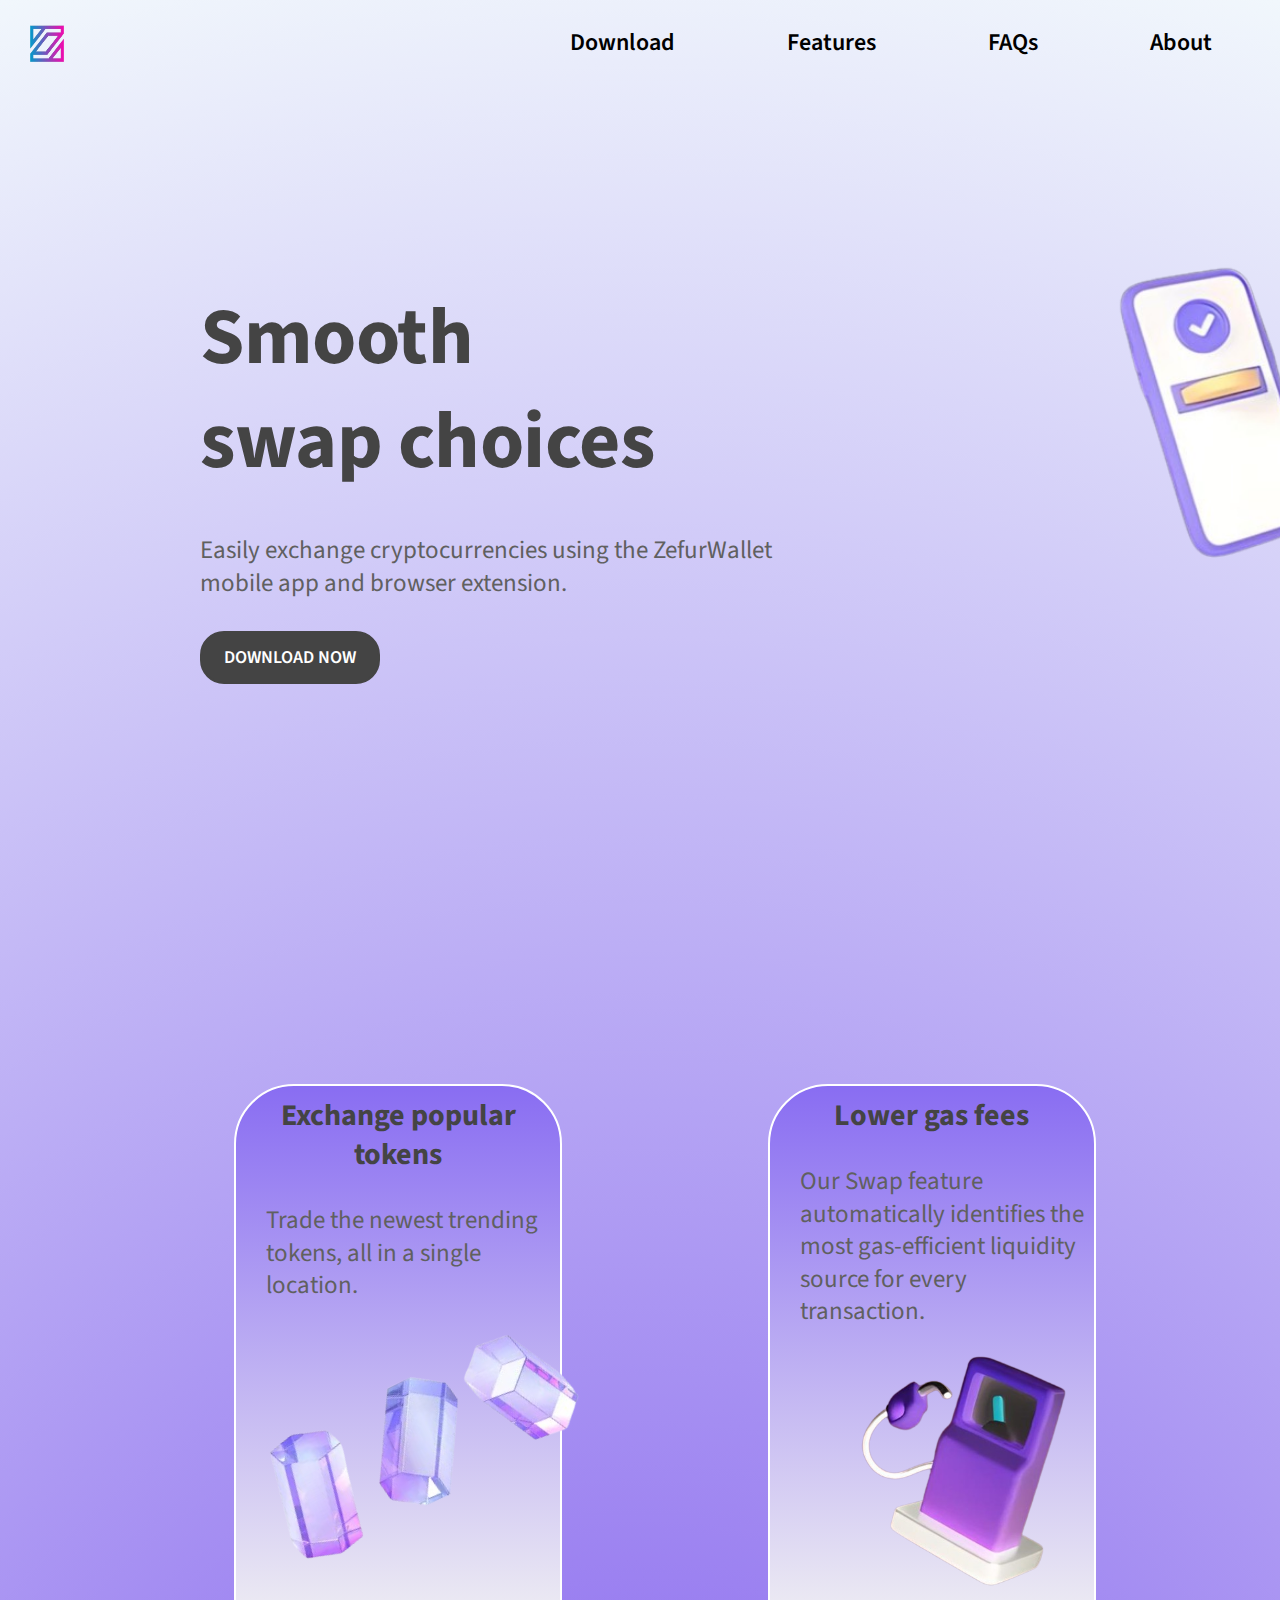
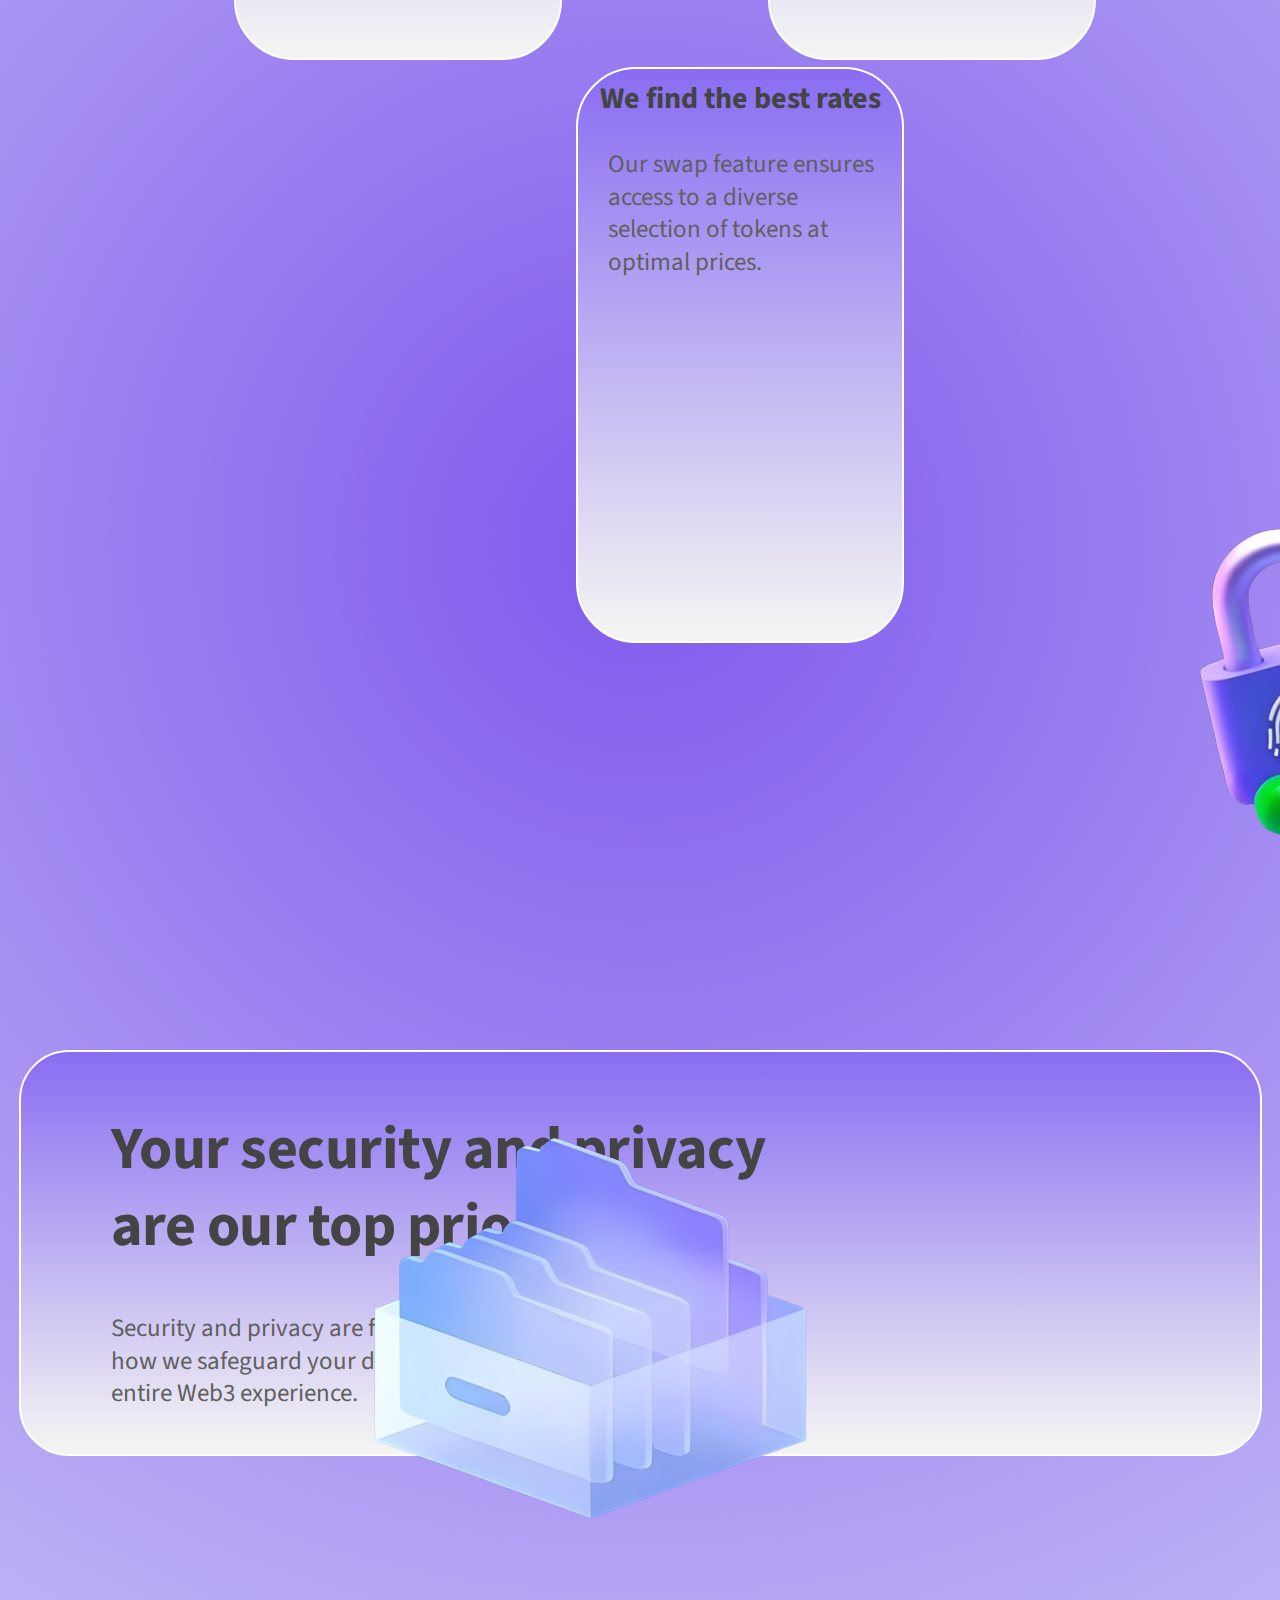
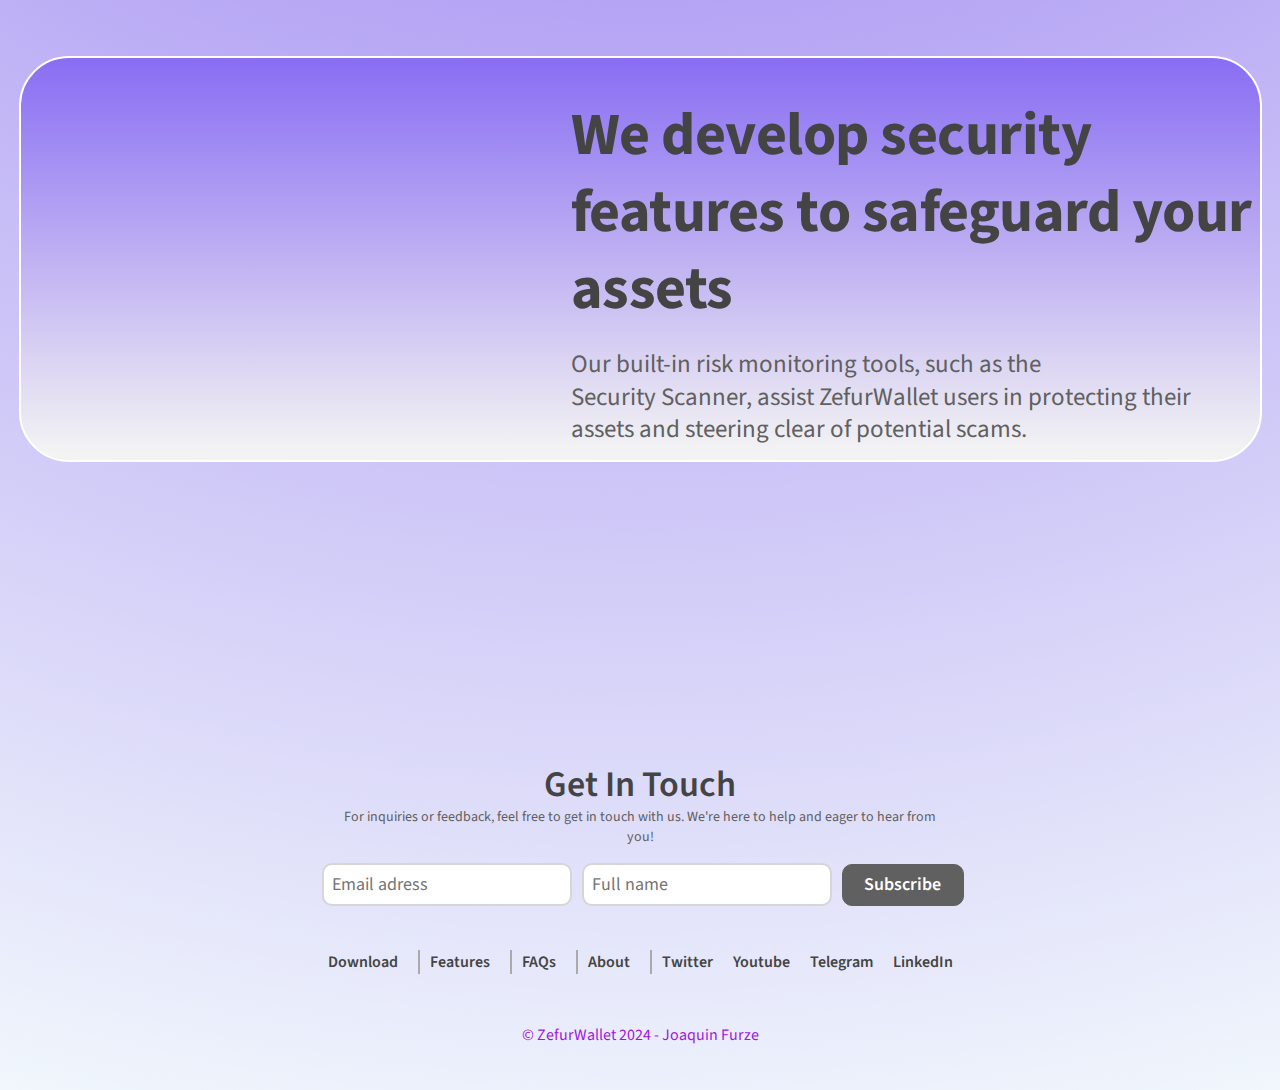
<file: company/features.html>
<!DOCTYPE html>
<html lang="en">
<head>
    <meta charset="UTF-8">
    <meta name="keywords" content="ZefurWallet features, crypto wallet features, Web3 features, blockchain features, cryptocurrency wallet, digital asset management, secure transactions, decentralized finance, DeFi, advanced security">
    <meta name="description" content="Explore the powerful features of ZefurWallet. Securely manage your digital assets, perform secure transactions, and leverage advanced Web3 technology with our innovative crypto wallet.">
    <meta name="viewport" content="width=device-width, initial-scale=1.0">
    <link href="https://cdn.jsdelivr.net/npm/bootstrap@5.3.3/dist/css/bootstrap.min.css" rel="stylesheet" integrity="sha384-QWTKZyjpPEjISv5WaRU9OFeRpok6YctnYmDr5pNlyT2bRjXh0JMhjY6hW+ALEwIH" crossorigin="anonymous">
    <link rel="stylesheet" href="../css/styles.css">
    <link rel="shortcut icon" href="../assests/image-removebg-w.png">
    <title>ZefurWallet | Features</title>
    
</head>
<body>
    <nav class="navbar navbar-expand-lg ">          <!-- Inicio header -->
        <div class="container-fluid">
            <a class="navbar-brand" href="../index.html"><img src="../assests/image-removebg-w.png" width="70" height="60" alt="logo"></a>
            <button class="navbar-toggler" type="button" data-bs-toggle="collapse" data-bs-target="#navbarSupportedContent" aria-controls="navbarSupportedContent" aria-expanded="false" aria-label="Toggle navigation">
            <input type="checkbox" name="toggle-menu" id="toggle-menu">
            <label for="toggle-menu" type="button" class="toggle-btn">
                <div class="bar"></div>
                <div class="bar"></div>
                <div class="bar"></div>
            </label>
            </button>
            <div class="collapse navbar-collapse" id="navbarSupportedContent">
            <ul class="navbar-nav ms-auto mb-2 mb-lg-0">
                <li class="nav-item">
                <a class="nav-link active mx-lg-5" aria-current="page" href="./download.html">Download</a>
                </li>
                <li class="nav-item">
                <a class="nav-link active mx-lg-5" href="./features.html">Features</a>
                </li>
                <li class="nav-item">
                <a class="nav-link active mx-lg-5" aria-current="page" href="./faqs.html">FAQs</a>
                </li>
                <li class="nav-item">
                <a class="nav-link active mx-lg-5" aria-current="page" href="./about.html">About</a>
                </li>
            </ul>
            </div>
        </div>
        </nav>                <!-- Final header -->
    <main>                  <!-- Inicio main  -->  
        <section>
        <h1 class="h1-features">Smooth <br>swap choices</h1>
            <h2 class="h2-features">Easily exchange cryptocurrencies using the ZefurWallet<br> mobile app and browser extension.</h2>
            <div class="boton-download" ><a class="centrar" href="../product/download.html">DOWNLOAD NOW</a></div>
            <img class="img-features" src="../assests/swap.png" alt="img swap features">
        </section>
        <section class="flex">
            <div class="rectangulo-1">Exchange popular tokens <h2 class="h2-features2">Trade the newest trending<br> tokens, all in a single<br> location.</h2> <img class="gema" src="../assests/gema.png" alt="gema features"></div>
            <div class="rectangulo-2">Lower gas fees<h2  class="h2-features2">Our Swap feature <br> automatically identifies the<br> most gas-efficient liquidity<br> source for every <br>transaction.</h2><img class="gas" src="../assests/gas.png" alt="gas features"></div>
            <div class="rectangulo-3">We find the best rates <h2 class="h2-features2">Our swap feature ensures<br> access to a diverse <br>selection of tokens at <br>optimal prices.</h2><img class="laptop" src="../assests/laptop.png" alt="laptop features"></div>
        </section>
        <section class="rectangulo-4">
            <h1 class="h1-features3">Your security and privacy are our top priorities</h1>
            <h2 class="h2-features3">Security and privacy are foundational to our mission. Discover how we safeguard your data and enhance the safety of your entire Web3 experience.</h2>
            <img  class="candado" src="../assests/candado.png" alt="candado features">
        </section>
        <section class="rectangulo-5">
            <h1 class="h1-features4">We develop security<br> features to safeguard your<br> assets</h1>
            <h2 class="h2-features4">Our built-in risk monitoring tools, such as the <br>Security Scanner, assist ZefurWallet users in protecting their<br> assets and steering clear of potential scams.</h2>
            <img class="carpeta" src="../assests/carpeta.png" alt="carpeta features">
        </section>
    </main>                 <!-- Final main -->
    <section>
        <footer>         <!-- Inicio footer -->
            <div class="margen">
                <h3 class="paragraph-1-copy-2">Get In Touch</h3>
                <p class="for-inquiries">For inquiries or feedback, feel free to get in touch with us. We're here to help and eager to hear from you!</p>
                <section>
                    <form class="contenedor">
                        <input   type="email" placeholder="Email adress">
                        <input  type="text" placeholder="Full name">
                        <button class="button-1-copy-1">Subscribe</button>
                    </form>
            </section>
            </div>
            <nav>
                <ul class="link-bar-2">
                        <li>
                            <a href="../company/download.html">Download</a>
                        </li>
                        <li class="borde">
                            <a href="../company/features.html">Features</a>   
                        </li clas>
                        <li class="borde">
                            <a href="../company/faqs.html">FAQs</a> 
                        </li>
                        <li class="borde">
                            <a href="../company/about.html">About</a> 
                        </li>
                        <li class="borde">
                            <a href="https://www.twitter.com" target="_blank">Twitter</a>  
                        </li>
                        <li class="borde-yt">
                            <a href="https://www.youtube.com" target="_blank">Youtube</a>
                        </li>
                        <li class="borde2">
                            <a href="https://web.telegram.org/" target="_blank">Telegram</a>
                        </li>
                        <li class="borde2">
                            <a href="https://www.linkedin.com/in/joaquin-furze-0760a41a2/?originalSubdomain=ar">LinkedIn</a>
                        </li>
                    </ul>
            </nav>
                <p class="paragraph-2-copy-1">
                    © ZefurWallet 2024 - Joaquin Furze
                </p>
        </footer>         <!-- Final footer -->
    </section>
    <script src="https://cdn.jsdelivr.net/npm/bootstrap@5.3.3/dist/js/bootstrap.bundle.min.js" integrity="sha384-YvpcrYf0tY3lHB60NNkmXc5s9fDVZLESaAA55NDzOxhy9GkcIdslK1eN7N6jIeHz" crossorigin="anonymous"></script>
</body>
</html>
</file>
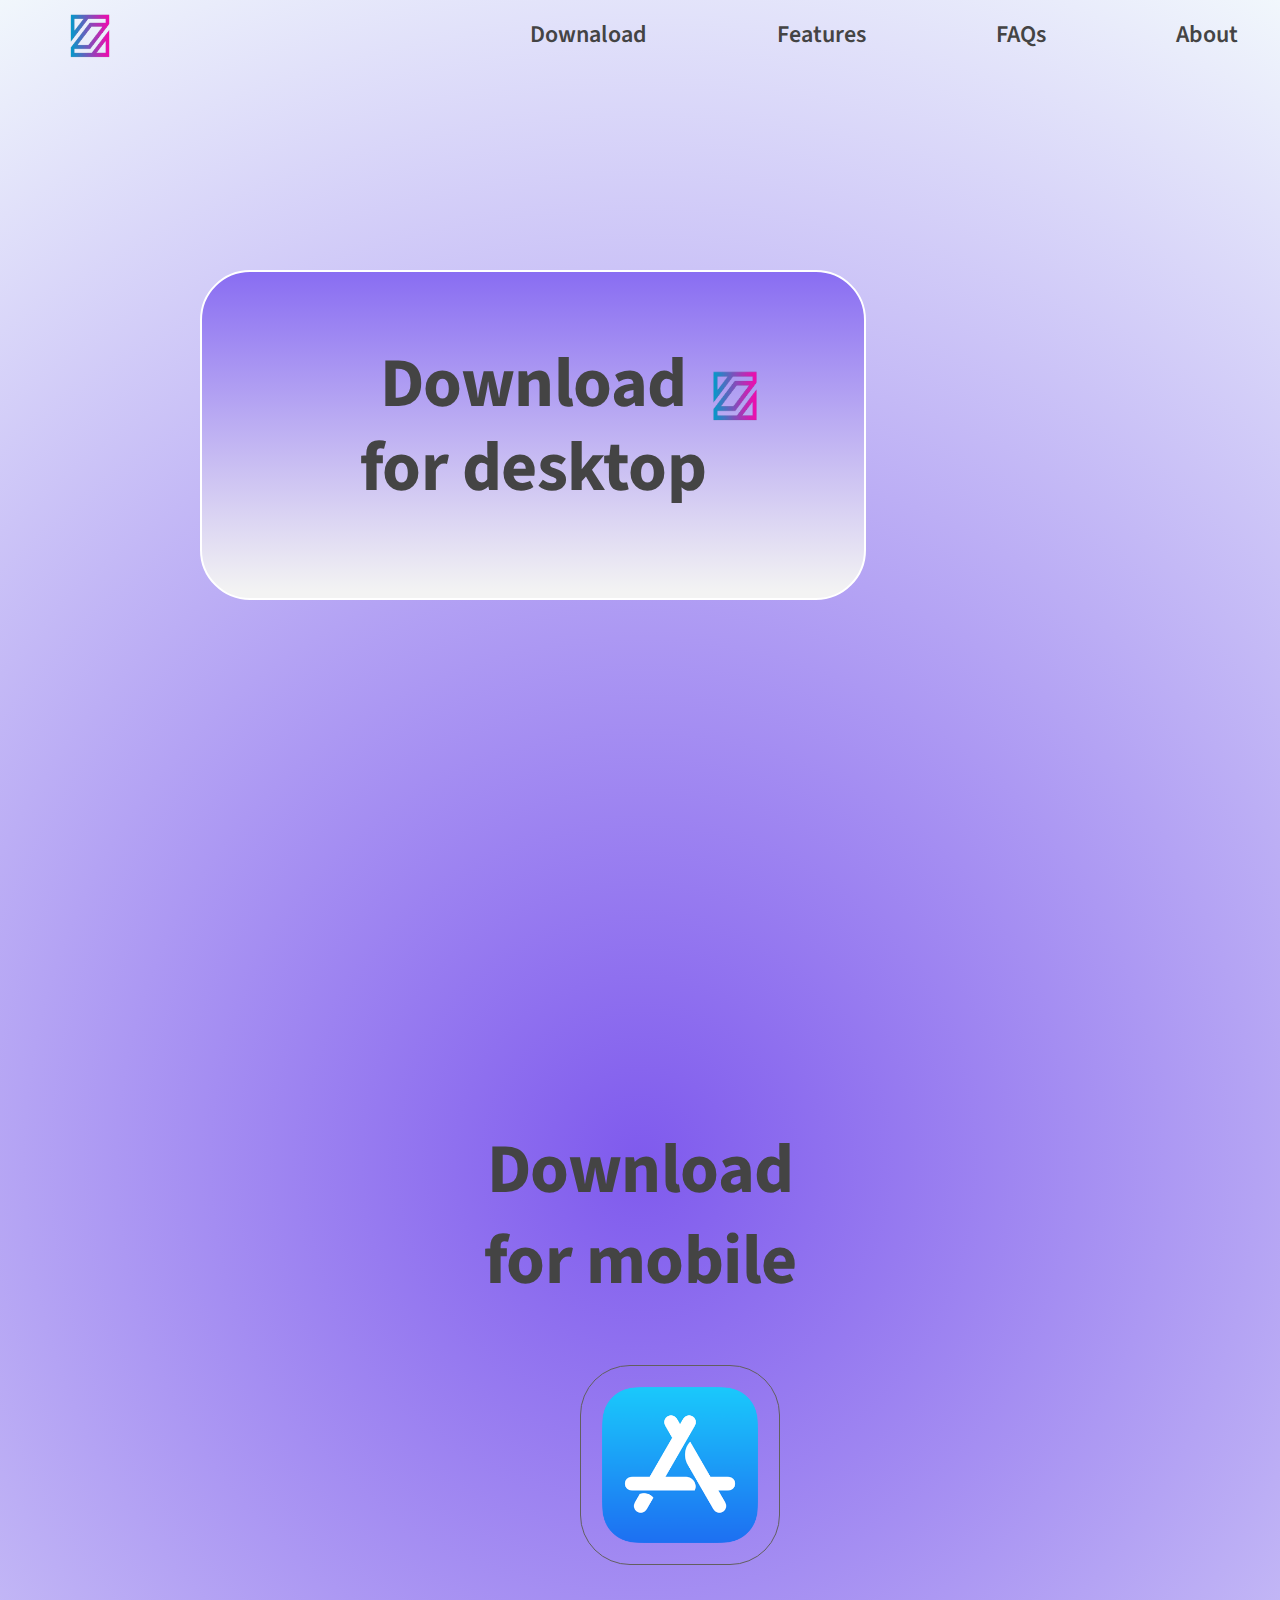
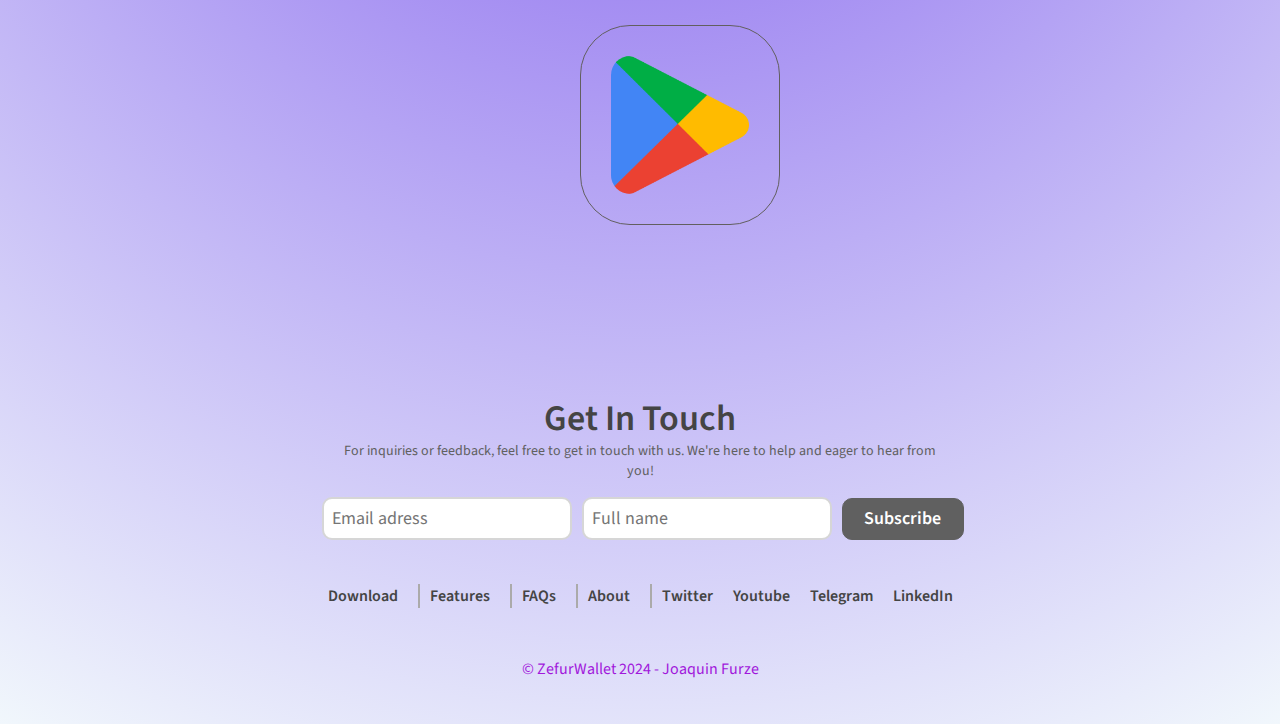
<file: product/download.html>
<!DOCTYPE html>
<html lang="en">
<head>
    <meta charset="UTF-8">
    <meta name="keywords" content="download, ZefurWallet, crypto wallet, Web3 wallet, blockchain wallet, cryptocurrency app, digital assets, secure wallet">
    <meta name="description" content="Download ZefurWallet, your secure and efficient cryptocurrency wallet. Manage your digital assets seamlessly with our advanced Web3 technology.">
    <meta name="viewport" content="width=device-width, initial-scale=1.0">
    <title>Download</title>
    <link href="https://cdn.jsdelivr.net/npm/bootstrap@5.3.3/dist/css/bootstrap.min.css" rel="stylesheet" integrity="sha384-QWTKZyjpPEjISv5WaRU9OFeRpok6YctnYmDr5pNlyT2bRjXh0JMhjY6hW+ALEwIH" crossorigin="anonymous">
    <link rel="stylesheet" href="../css/styles.css">
    <link rel="shortcut icon" href="../assests/image-removebg-w.png">
</head>
<body>
    <header >               <!-- Inicio header -->
        <div>
            <a href="../index.html" > 
                <img src="../assests/image-removebg-w.png" class="logo">
                </a>
        </div>
            <nav class="navbar navbar-expand-lg">
                <div class="container">
                <button class="navbar-toggler float" type="button" data-bs-toggle="collapse" data-bs-target="#navbarNav" aria-controls="navbarNav" aria-expanded="false" aria-label="Toggle navigation">
                    <span class="navbar-toggler-icon"></span>
                </button>
                <div class="collapse navbar-collapse" id="navbarNav">
                    <ul class="navbar-nav">
                    <li class="nav-item">
                        <a class=" active " aria-current="page" href="./download.html">Downaload</a>
                    </li>
                    <li class="nav-item">
                        <a class="active" href="../company/features.html">Features</a>
                    </li>
                    <li class="nav-item">
                        <a class=" active" href="../company/faqs.html">FAQs</a>
                    </li>
                    <li class="nav-item">
                        <a class="active" aria-disabled="true" href="../company/about.html">About</a>
                    </li>
                    </ul>
                </div>
                </div>
            </nav>
    </header>               <!-- Final header -->
    <main>                  <!-- Inicio main  -->               
        <section class="process-2">
            <h1 class="download-for-desktop">
                Download <img src="../assests/image-removebg-w.png"  class="zefur2">
                <br>
                for desktop
            </h1>
                
                <a target="_blank" href="https://chromewebstore.google.com/"><img class="chrome2" src="../assests/raw.7dd85797.svg"></a></div>
                <a target="_blank" href="https://addons.opera.com/es/extensions/"><img class="opera" src="../assests/opera.png"></a>
                <a target="_blank" href="https://chromewebstore.google.com/"><img class="brave" src="../assests/brave.ico"></a>
                <a target="_blank" href="https://chromewebstore.google.com/"><img class="edge" src="../assests/edge.ico"></a>
        </section>
        <section>
                <h1 class="download-for-mobile">Download <img src="../assests/image-removebg-w.png"  class="zefur3"><br> for mobile</h1>
                <a target="_blank" href="https://apps.apple.com/es/developer/apple/id284417353?mt=12"><img class="apple" src="../assests/apple.png"></a>
                <a target="_blank" href="https://play.google.com/store/games?hl=es_AR&gl=US"><img class="play-store" src="../assests/playstore.webp"> </a>
                <img class="mano" src="../assests/mano.png">
            </section>
    </main>                     <!-- Final main  -->          
    <section>
        <footer>         <!-- Inicio footer -->
            <div class="margen">
                <h3 class="paragraph-1-copy-2">Get In Touch</h3>
                <p class="for-inquiries">For inquiries or feedback, feel free to get in touch with us. We're here to help and eager to hear from you!</p>
                <section>
                    <form class="contenedor">
                        <input   type="email" placeholder="Email adress">
                        <input  type="text" placeholder="Full name">
                        <button class="button-1-copy-1">Subscribe</button>
                    </form>
            </section>
            </div>
            <nav>
                <ul class="link-bar-2">
                        <li>
                            <a href="./download.html">Download</a>
                        </li>
                        <li class="borde">
                            <a href="../company/features.html">Features</a>   
                        </li clas>
                        <li class="borde">
                            <a href="../company/faqs.html">FAQs</a> 
                        </li>
                        <li class="borde">
                            <a href="../company/about.html">About</a> 
                        </li>
                        <li class="borde">
                            <a href="https://www.twitter.com" target="_blank">Twitter</a>  
                        </li>
                        <li class="borde-yt">
                            <a href="https://www.youtube.com" target="_blank">Youtube</a>
                        </li>
                        <li class="borde2">
                            <a href="https://web.telegram.org/" target="_blank">Telegram</a>
                        </li>
                        <li class="borde2">
                            <a href="https://www.linkedin.com/in/joaquin-furze-0760a41a2/?originalSubdomain=ar">LinkedIn</a>
                        </li>
                    </ul>
            </nav>
                <p class="paragraph-2-copy-1">
                    © ZefurWallet 2024 - Joaquin Furze
                </p>
        </footer>         <!-- Final footer -->
    </section>
    <script src="https://cdn.jsdelivr.net/npm/bootstrap@5.3.3/dist/js/bootstrap.bundle.min.js" integrity="sha384-YvpcrYf0tY3lHB60NNkmXc5s9fDVZLESaAA55NDzOxhy9GkcIdslK1eN7N6jIeHz" crossorigin="anonymous"></script>
</body>
</html>
</file>
<file: css/styles.css>
@charset "UTF-8";
@import "https://fonts.googleapis.com/css2?family=Poppins:ital,wght@0,100;0,200;0,300;0,400;0,500;0,600;0,700;0,800;0,900;1,100;1,200;1,300;1,400;1,500;1,600;1,700;1,800;1,900&display=swap";
@import "https://fonts.googleapis.com/css2?family=Source+Sans+3:ital,wght@0,200..900;1,200..900&display=swap";
@import "https://fonts.googleapis.com/css2?family=Source+Code+Pro:ital,wght@0,200..900;1,200..900&family=Source+Sans+3:ital,wght@0,200..900;1,200..900&display=swap";
* {
  margin: 0;
  padding: 0;
}

body {
  background: radial-gradient(circle at 50% 50%, rgb(127, 90, 237) 0%, rgb(241, 247, 252) 100%);
  border-color: #FFFFFF;
}

/* Inicio estilos header */
header {
  display: flex;
  justify-content: space-between;
  align-items: center;
}

header nav ul li {
  display: inline;
  margin-left: 100px;
  margin-right: 30px;
}

nav div ul li a {
  position: relative;
  text-decoration: none;
}

nav div ul li a:before {
  content: "";
  position: absolute;
  bottom: 5px;
  height: 4px;
  width: 0;
  background: #b37dc8;
  border-radius: 50px;
  transition: width 0.3s ease;
}

nav div ul li a:hover:before {
  width: 100%;
}

.logo {
  margin-right: auto;
  width: 80px;
  height: 70px;
  margin-left: 50px;
}

nav ul {
  list-style-type: none;
  margin: 0;
  padding: 0;
  color: #444444;
  font-family: "Source Sans 3";
  font-weight: 600;
  font-size: 24px;
  text-align: center;
}

footer nav ul li a:hover {
  transition: all 0.1s ease;
  border-top: 3px solid #b37dc8;
  border-bottom: 3px solid #b37dc8;
  cursor: pointer;
}

footer div form input {
  padding: 6px 8px 6px 8px;
  background: #FFFFFF;
  color: #C0C0C0;
  border-color: #D6D6D6;
  border-width: 2px;
  border-style: solid;
  border-radius: 10px;
  font-family: "Source Sans 3";
  font-weight: 400;
  font-size: 18px;
  text-align: left;
  justify-content: center;
  width: 250px;
  margin: 5px;
}

.float {
  margin-left: 550px;
}

.posicion {
  text-align: left;
  margin-left: -100px;
}

.navbar-toggler {
  border: none;
}

.navbar-toggler:focus, .btn-close:focus {
  outline: none;
  box-shadow: none;
}

.nav-item {
  text-align: left;
}

.navbar .navbar-toggler {
  border: none;
  outline: none;
  box-shadow: none;
}

.navbar .toggle-btn {
  cursor: pointer;
  position: relative;
  top: 5px;
  z-index: 1100;
}

.navbar .toggle-btn .bar {
  width: 25px;
  height: 3px;
  margin: 7px 0 7px auto;
  transition: all 0.2s ease-in-out;
  background-color: #603477;
}

.navbar .toggle-btn .bar:nth-child(2) {
  width: 35px;
}

.navbar #toggle-menu {
  display: none;
}

.navbar #toggle-menu:checked + label.toggle-btn .bar:nth-child(2) {
  transform: translateX(50px);
  opacity: 0;
}

.navbar #toggle-menu:checked + label.toggle-btn .bar:nth-child(1) {
  transform: translateY(12px) rotate(45deg);
}

.navbar #toggle-menu:checked + label.toggle-btn .bar:nth-child(3) {
  transform: translateY(-8px) rotate(-45deg);
}

/* Final estilos header */
.features {
  margin-right: 50px;
}

/* Inicio estilos main */
div button a {
  color: #444444;
  font-family: "Source Sans 3";
  font-weight: 400;
  font-weight: bold;
}
div a p {
  color: #696969;
  font-family: "Source Sans 3";
  font-weight: 600;
  margin-bottom: 210px;
}

h1 {
  color: #444444;
  font-family: "Source Sans 3";
  font-weight: bold;
  font-size: 60px;
  line-height: 1.28;
  letter-spacing: -0.5px;
  width: 698px;
  height: 241px;
  text-align: center;
}

.h1-index {
  text-align: center;
  margin: auto;
  margin-bottom: 20px;
  font-size: 60px;
  width: 698px;
  height: 241px;
}

.button-4 {
  width: 239px;
  height: 720px;
  padding: 0px 10px 0px 10px;
  background: rgba(0, 0, 0, 0);
  color: #232323;
  border-color: #444444;
  border-width: 2px;
  border-style: solid;
  border-radius: 24px 24px 24px 24px;
  font-family: "Source Sans 3";
  font-weight: 600;
  font-size: 20px;
  text-align: center;
  margin: 50px 0px 0px 0px;
}

.raw-7dd85797 {
  width: 37px;
  height: 37px;
  background: rgba(0, 0, 0, 0);
}

section div a {
  text-decoration: none;
}

.chrome {
  font-family: "source sans 3", sans-serif;
  color: #444444;
  font-weight: 400;
  font-style: normal;
  font-size: 2rem;
  border-color: #444444;
  border-width: 3px;
  border-style: solid;
  border-radius: 24px;
  font-family: "Source Sans 3";
  font-weight: 600;
  font-size: 25px;
  text-align: center;
  margin: auto;
  width: 250px;
  height: 80px;
  padding: 5px 15px 80px 50px;
}

.moverr {
  display: inline-block;
  text-align: left;
}

.posicion-chrome {
  position: absolute;
  top: 483px;
  left: 1080px;
  width: 45px;
  height: 45px;
}

.also {
  font-family: "source sans 3", sans-serif;
  font-weight: 400;
  font-style: normal;
  font-size: 2rem;
  text-align: center;
  margin-bottom: 270px;
  margin-top: 20px;
}

.the-crypto-wallet {
  color: #7A7A7A;
  font-family: "Source Sans 3";
  font-weight: 400;
  font-size: 20px;
  line-height: 1.44;
  text-align: center;
  margin-top: 200px;
  margin-bottom: 10px;
}

.process-1 {
  width: 1056px;
  height: 714px;
  padding: 10px 10px 10px 10px;
  background: linear-gradient(180deg, rgb(137, 109, 242) 0%, rgb(243, 243, 243) 98%);
  border-color: #FFFFFF;
  border-width: 2px;
  border-style: solid;
  margin: auto;
  border-radius: 50px;
}

.an-authentic {
  color: #444444;
  font-family: "Source Sans 3";
  font-weight: bold;
  font-size: 50px;
  line-height: 1.28;
  letter-spacing: -0.5px;
  width: 698px;
  margin: auto;
}

.discover-web3 {
  width: 645px;
  height: 68px;
  color: #606060;
  font-family: "Source Sans 3";
  font-weight: 400;
  font-size: 16px;
  line-height: 1.42;
  margin: auto;
  margin-top: 20px;
}

.process-3 {
  width: 728px;
  height: 450px;
  padding: 10px 10px 10px 10px;
  background: linear-gradient(180deg, rgb(235, 235, 235) 0%, rgb(232, 244, 255) 100%);
  border-color: #FFFFFF;
  border-width: 2px;
  border-style: solid;
  border-radius: 75px;
  margin: auto;
  text-align: center;
}

.paragraph-1-copy-1 {
  width: 379px;
  height: 42px;
  color: #444444;
  font-family: "Source Sans 3";
  font-weight: 700;
  font-size: 30px;
  line-height: 1.28;
  text-align: center;
  margin: auto;
  margin-bottom: 15px;
}

.flexbox {
  display: flex;
  flex-direction: row;
  font-family: "Source Sans 3";
  font-weight: 400;
  font-size: 16px;
  line-height: 0.8;
  text-align: center;
  color: #444444;
  margin-top: 10px;
  flex-wrap: wrap;
}

.flex-item {
  margin: 30px 30px 15px 30px;
  text-align: center;
  display: flex;
}

.foto {
  display: block;
  margin: auto;
  margin-top: 200px;
  max-width: 700px;
  height: auto;
}

.carousel-control-prev {
  top: 45%;
  left: 15%;
}

.carousel-control-next {
  top: 45%;
  right: 15%;
}

.borde {
  border-left: 2px solid;
  border-color: #abaaaa;
  padding-left: 10px;
}

/* Final estilos main */
/* Inicio estilos footer */
.paragraph-1-copy-2 {
  width: 920px;
  height: 46px;
  color: #444444;
  font-family: "Source Sans 3";
  font-weight: 600;
  font-size: 36px;
  line-height: 1.28;
  text-align: center;
  margin: auto;
  margin-top: 150px;
}

.for-inquiries {
  width: 596px;
  height: 50px;
  color: #606060;
  font-family: "Source Sans 3";
  font-weight: 400;
  font-size: 14px;
  line-height: 1.42;
  text-align: center;
  margin: auto;
}

.contenedor {
  display: flex;
  flex-wrap: wrap;
  justify-content: center;
  align-items: center;
  text-align: left;
}

/* Final estilos footer */
a {
  color: inherit;
  text-decoration: none;
}

.button-1-copy-1 {
  width: 122px;
  height: 42px;
  padding: 0px 10px 0px 10px;
  background: #606060;
  color: #FFFFFF;
  border-color: #606060;
  border-width: 1px;
  border-style: solid;
  border-radius: 10px;
  font-family: "Source Sans 3";
  font-weight: 600;
  font-size: 18px;
  text-align: center;
  margin-left: 5px;
}

.link-bar-2 {
  width: 645px;
  height: 42px;
  color: #444444;
  font-family: "Source Sans 3";
  font-weight: 600;
  font-size: 16px;
  text-align: center;
  display: flex;
  flex-direction: row;
  flex-wrap: wrap;
  justify-content: space-around;
  margin: auto;
  margin-top: 30px;
  align-items: center;
  margin-bottom: 40px;
}

.paragraph-2-copy-1 {
  width: 372px;
  height: 67px;
  color: #A118DC;
  font-family: "Source Sans 3";
  font-weight: 400;
  font-size: 16px;
  line-height: 1.6;
  text-align: center;
  margin: auto;
}

ul li {
  list-style-type: none;
}

.subrayado {
  text-decoration: underline;
}

.tamaño {
  font-size: 1.5rem;
  margin-bottom: 210px;
}

/* DOWNLOAD */
/* Inicio estilos main */
.process-2 {
  width: 666px;
  height: 330px;
  padding: 10px 10px 10px 10px;
  background: linear-gradient(180deg, rgb(137, 109, 242) 0%, rgb(243, 243, 243) 98%);
  border-color: #FFFFFF;
  border-width: 2px;
  border-style: solid;
  border-radius: 50px;
  margin-left: 200px;
  margin-top: 200px;
  margin-bottom: 525px;
}

.download-for-desktop {
  width: 408px;
  height: 169px;
  color: #444444;
  font-family: "Source Sans 3";
  font-weight: bold;
  font-size: 70px;
  line-height: 1.2;
  text-align: center;
  margin: auto;
  margin-top: 60px;
}

.zefur2 {
  position: absolute;
  top: 355px;
  left: 690px;
  width: 90px;
  height: 80px;
}

.chrome2 {
  position: absolute;
  top: 255px;
  left: 1320px;
  width: 160px;
  height: 160px;
  border-color: #625F5F;
  border-width: 1px;
  border-style: solid;
  border-radius: 50px 50px 50px 50px;
  font-family: "Source Sans 3";
  padding: 20px;
}

.opera {
  position: absolute;
  top: 255px;
  left: 1750px;
  width: 160px;
  height: 160px;
  border-color: #625F5F;
  border-width: 1px;
  border-style: solid;
  border-radius: 50px 50px 50px 50px;
  font-family: "Source Sans 3";
  padding: 10px;
}

.brave {
  position: absolute;
  top: 490px;
  left: 1320px;
  width: 160px;
  height: 160px;
  border-color: #625F5F;
  border-width: 1px;
  border-style: solid;
  border-radius: 50px 50px 50px 50px;
  font-family: "Source Sans 3";
  padding: 5px;
}

.edge {
  position: absolute;
  top: 490px;
  left: 1750px;
  width: 160px;
  height: 160px;
  border-color: #625F5F;
  border-width: 1px;
  border-style: solid;
  border-radius: 50px 50px 50px 50px;
  font-family: "Source Sans 3";
  padding: 20px;
}

.container-1 {
  width: 178px;
  height: 176px;
  background: rgba(255, 255, 255, 0);
  color: #000000;
  font-weight: 400;
  font-size: 14px;
  line-height: 1.3;
  text-align: center;
}

.download-for-mobile {
  width: 465px;
  height: 171px;
  color: #444444;
  font-family: "Source Sans 3";
  font-weight: bold;
  font-size: 70px;
  line-height: 1.3;
  text-align: center;
  text-align: center;
  margin: auto;
  margin-bottom: 700px;
}

.zefur3 {
  position: absolute;
  top: 1142px;
  left: 1350px;
  width: 90px;
  height: 80px;
}

.apple {
  position: absolute;
  top: 1365px;
  left: 580px;
  width: 200px;
  height: 200px;
  border-color: #625F5F;
  border-width: 1px;
  border-style: solid;
  border-radius: 50px 50px 50px 50px;
  font-family: "Source Sans 3";
  padding: 20px;
}

.play-store {
  position: absolute;
  top: 1625px;
  left: 580px;
  width: 200px;
  height: 200px;
  border-color: #625F5F;
  border-width: 1px;
  border-style: solid;
  border-radius: 50px 50px 50px 50px;
  font-family: "Source Sans 3";
  padding: 30px;
}

.mano {
  position: absolute;
  top: 1275px;
  left: 1300px;
  width: 600px;
  height: 600px;
}

/* Final estilos main */
/* FEATURES */
/* Inicio estilos main */
.h1-features {
  width: 469px;
  height: 148px;
  color: #444444;
  font-family: "Source Sans 3";
  font-weight: 700;
  font-size: 80px;
  line-height: 1.3;
  text-align: left;
  margin-left: 200px;
  margin-top: 200px;
}

.h2-features {
  width: 664px;
  height: 67px;
  color: #606060;
  font-family: "Source Sans 3";
  font-weight: 400;
  font-size: 25px;
  line-height: 1.3;
  text-align: left;
  margin-left: 200px;
  margin-top: 100px;
  margin-bottom: 30px;
}

.boton-download {
  width: 180px;
  height: 53px;
  padding: 0px 10px 0px 10px;
  background: #444444;
  color: #FFFFFF;
  border-color: #444444;
  border-width: 2px;
  border-style: solid;
  border-radius: 24px;
  font-family: "Source Sans 3";
  font-weight: 600;
  font-size: 18px;
  margin-left: 200px;
  line-height: 50px;
  text-align: center;
  margin-bottom: 400px;
}

.img-features {
  position: absolute;
  top: 150px;
  left: 1100px;
  width: 661px;
  height: 445px;
}

.flex {
  text-align: center;
}

.rectangulo-1 {
  width: 328px;
  height: 576px;
  padding: 10px 10px 10px 10px;
  background: linear-gradient(180deg, rgb(137, 109, 242) 0%, rgb(243, 243, 243) 98%);
  color: #444444;
  border-color: #FFFFFF;
  border-width: 2px;
  border-style: solid;
  border-radius: 60px;
  font-family: "Source Sans 3";
  font-weight: bold;
  font-size: 30px;
  line-height: 1.3;
  text-align: center;
  display: inline-block;
  margin-left: 50px;
  overflow: hidden;
}

.rectangulo-2 {
  width: 328px;
  height: 576px;
  padding: 10px 10px 10px 10px;
  background: linear-gradient(180deg, rgb(137, 109, 242) 0%, rgb(243, 243, 243) 98%);
  color: #444444;
  border-color: #FFFFFF;
  border-width: 2px;
  border-style: solid;
  border-radius: 60px;
  font-family: "Source Sans 3";
  font-weight: bold;
  font-size: 30px;
  line-height: 1.3;
  text-align: center;
  display: inline-block;
  margin-left: 200px;
  overflow: hidden;
}

.rectangulo-3 {
  width: 328px;
  height: 576px;
  padding: 10px 10px 10px 10px;
  background: linear-gradient(180deg, rgb(137, 109, 242) 0%, rgb(243, 243, 243) 98%);
  color: #444444;
  border-color: #FFFFFF;
  border-width: 2px;
  border-style: solid;
  border-radius: 60px;
  font-family: "Source Sans 3";
  font-weight: bold;
  font-size: 30px;
  line-height: 1.3;
  text-align: center;
  display: inline-block;
  margin-left: 200px;
  overflow: hidden;
}

.h2-features2 {
  width: 664px;
  height: 67px;
  color: #606060;
  font-family: "Source Sans 3";
  font-weight: 400;
  font-size: 25px;
  line-height: 1.3;
  text-align: left;
  margin-left: 20px;
  margin-top: 30px;
}

.gema {
  position: absolute;
  top: 1350px;
  left: 240px;
  width: 344px;
  height: 176px;
  transform: rotate(-27deg);
}

.gas {
  position: absolute;
  top: 1300px;
  left: 810px;
  width: 331px;
  height: 328px;
}

.laptop {
  position: absolute;
  top: 1300px;
  left: 1340px;
  width: 339px;
  height: 304px;
}

.input {
  width: 239px;
  height: 42px;
  padding: 6px 8px 6px 8px;
  background: #FFFFFF;
  color: #C0C0C0;
  border-color: #D6D6D6;
  border-width: 2px;
  border-style: solid;
  border-radius: 3px x;
  font-family: "Source Sans Pro";
  font-weight: 400;
  font-size: 18px;
  text-align: left;
}

.rectangulo-4 {
  margin: auto;
  margin-top: 400px;
  width: 1243px;
  height: 406px;
  padding: 10px 10px 10px 10px;
  background: linear-gradient(180deg, rgb(137, 109, 242) 0%, rgb(243, 243, 243) 98%);
  color: #444444;
  border-color: #FFFFFF;
  border-width: 2px;
  border-style: solid;
  border-radius: 50px;
  font-family: "Source Sans 3";
  font-weight: bold;
  font-size: 30px;
  line-height: 1.3;
  text-align: left;
}

.h1-features3 {
  color: #444444;
  font-family: "Source Sans 3";
  font-weight: bold;
  font-size: 60px;
  line-height: 1.28;
  letter-spacing: -0.5px;
  width: 698px;
  height: 200px;
  margin: 0;
  margin-left: 80px;
  margin-top: 50px;
  text-align: left;
}

.h2-features3 {
  width: 664px;
  height: 67px;
  color: #606060;
  font-family: "Source Sans 3";
  font-weight: 400;
  font-size: 25px;
  line-height: 1.3;
  text-align: left;
  margin: 0;
  margin-left: 80px;
  margin-top: 0px;
}

.candado {
  position: absolute;
  top: 2050px;
  left: 1050px;
}

.rectangulo-5 {
  margin: auto;
  margin-top: 200px;
  width: 1243px;
  height: 406px;
  padding: 10px 10px 10px 10px;
  background: linear-gradient(180deg, rgb(137, 109, 242) 0%, rgb(243, 243, 243) 98%);
  color: #444444;
  border-color: #FFFFFF;
  border-width: 2px;
  border-style: solid;
  border-radius: 50px;
  font-family: "Source Sans 3";
  font-weight: bold;
  font-size: 30px;
  line-height: 1.3;
  text-align: left;
  margin-bottom: 300px;
}

.h1-features4 {
  color: #444444;
  font-family: "Source Sans 3";
  font-weight: bold;
  font-size: 60px;
  line-height: 1.28;
  letter-spacing: -0.5px;
  width: 698px;
  height: 200px;
  margin: 0;
  margin-left: 540px;
  margin-top: 30px;
  text-align: left;
}

.h2-features4 {
  width: 664px;
  height: 67px;
  color: #606060;
  font-family: "Source Sans 3";
  font-weight: 400;
  font-size: 25px;
  line-height: 1.3;
  text-align: left;
  margin: 0;
  margin-left: 540px;
  margin-top: 50px;
}

.carpeta {
  position: absolute;
  top: 2690px;
  left: 280px;
}

/* Final estilos main */
/* FAQs */
/* Inicio estilos main */
.frequently-asked-questions {
  width: 900px;
  height: 94px;
  color: #444444;
  font-family: "Source Sans 3";
  font-weight: 700;
  font-size: 70px;
  line-height: 1.3;
  text-align: center;
  margin: auto;
  margin-top: 150px;
}

.getting-started {
  width: 511px;
  height: 62px;
  color: #444444;
  font-family: "Source Sans 3";
  font-weight: 700;
  font-size: 55px;
  line-height: 1.3;
  text-align: center;
  margin: auto;
  margin-top: 50px;
  margin-bottom: 100px;
}

.accordion-item {
  width: 700px;
  margin: auto;
  overflow: hidden;
}

.accordion {
  --bs-accordion-btn-bg: #a27fe4;
  --bs-accordion-active-bg: #9766f1;
  --bs-accordion-active-color: #000000;
  --bs-accordion-btn-focus-box-shadow: none;
  --bs-accordion-bg: #9766f1;
}

.margen {
  margin-top: 200px;
}

/* Final estilos main */
/* About */
.our-goal {
  width: 845px;
  height: 161px;
  color: #444444;
  font-family: "Source Sans 3";
  font-weight: 700;
  font-size: 60px;
  line-height: 1.3;
  text-align: center;
  margin: auto;
  margin-top: 150px;
}

.a-user-friendly {
  width: 577px;
  height: 67px;
  color: #444444;
  font-family: "Source Sans 3";
  font-weight: 400;
  font-size: 25px;
  line-height: 1.3;
  text-align: center;
  margin: auto;
  margin-top: 30px;
}

.our-purpose {
  width: 1086px;
  height: 410px;
  padding: 10px 10px 10px 10px;
  background: linear-gradient(180deg, rgb(137, 109, 242) 0%, rgb(243, 243, 243) 98%);
  border-color: #FFFFFF;
  border-width: 2px;
  border-style: solid;
  border-radius: 70px;
  margin: auto;
  margin-top: 100px;
}

.h3-our {
  font-size: 30px;
  color: #444444;
  font-family: "Source Sans 3";
  font-weight: bold;
  line-height: 1.3;
  text-align: left;
  margin-left: 20px;
}

.h1-our-adentro {
  font-size: 50px;
  color: #444444;
  font-family: "Source Sans 3";
  font-weight: bold;
  line-height: 1.3;
  text-align: center;
  margin: auto;
  height: 70px;
}

.p-our {
  width: 564px;
  height: 67px;
  color: #444444;
  font-family: "Source Sans 3";
  font-weight: 400;
  font-size: 25px;
  line-height: 1.3;
  text-align: left;
  margin-top: 70px;
  margin-left: 80px;
}

.celu-our {
  position: absolute;
  top: 650px;
  left: 1150px;
}

.p-our2 {
  width: 564px;
  height: 67px;
  color: #444444;
  font-family: "Source Sans 3";
  font-weight: 400;
  font-size: 25px;
  line-height: 1.3;
  text-align: left;
  margin-top: 120px;
  margin-left: 80px;
}

.compu-our {
  position: absolute;
  top: 1180px;
  left: 1080px;
  width: 400px;
  height: 350px;
}

.join-our {
  width: 1209px;
  height: 1226px;
  padding: 10px 10px 10px 10px;
  background: linear-gradient(180deg, rgb(137, 109, 242) 0%, rgb(243, 243, 243) 98%);
  border-color: #FFFFFF;
  border-width: 2px;
  border-style: solid;
  border-radius: 100px;
  margin: auto;
  margin-top: 100px;
}

.h1-join-our {
  font-family: "Source Sans 3";
  font-weight: bold;
  font-size: 30px;
  line-height: 1.3;
  color: #444444;
  width: 578px;
  height: 157px;
  font-size: 45px;
  margin: auto;
  text-align: left;
  margin-top: 50px;
}

.h3-join-our {
  width: 578px;
  height: 54px;
  color: #696969;
  font-family: "Source Sans 3";
  font-weight: 700;
  font-size: 45px;
  line-height: 1.3;
  text-align: left;
  margin-top: 50px;
  margin-left: 100px;
}

.h4-join-our {
  width: 564px;
  height: 99px;
  color: #444444;
  font-family: "Source Sans 3";
  font-weight: 400;
  font-size: 25px;
  line-height: 1.3;
  text-align: left;
  margin-top: 10px;
  margin-left: 100px;
}

.escudo-join-our {
  position: absolute;
  top: 1850px;
  left: 1100px;
  width: 300px;
  height: 300px;
}

.h3-join-our2 {
  width: 578px;
  height: 54px;
  color: #696969;
  font-family: "Source Sans 3";
  font-weight: 700;
  font-size: 45px;
  line-height: 1.3;
  text-align: left;
  margin-top: 100px;
  margin-left: 600px;
}

.h4-join-our2 {
  width: 564px;
  height: 99px;
  color: #444444;
  font-family: "Source Sans 3";
  font-weight: 400;
  font-size: 25px;
  line-height: 1.3;
  text-align: left;
  margin-top: 10px;
  margin-left: 600px;
}

.mundo-join-our {
  position: absolute;
  top: 2120px;
  left: 470px;
  width: 300px;
  height: 300px;
}

.h3-join-our3 {
  width: 578px;
  height: 54px;
  color: #696969;
  font-family: "Source Sans 3";
  font-weight: 700;
  font-size: 45px;
  line-height: 1.3;
  text-align: left;
  margin-top: 150px;
  margin-left: 100px;
}

.h4-join-our3 {
  width: 564px;
  height: 99px;
  color: #444444;
  font-family: "Source Sans 3";
  font-weight: 400;
  font-size: 25px;
  line-height: 1.3;
  text-align: left;
  margin-top: 10px;
  margin-left: 100px;
}

.telescopio-join-our {
  position: absolute;
  top: 2450px;
  left: 1100px;
  width: 300px;
  height: 300px;
}

.h1-our-values {
  height: 70px;
  margin-top: 100px;
  margin-left: 200px;
}

.flexbox-about {
  display: flex;
  flex-direction: row;
  flex-wrap: wrap;
}

.flex-item-about {
  display: flex;
}

.cuadrado-our {
  width: 520px;
  height: 248px;
  padding: 10px 10px 10px 10px;
  background: linear-gradient(180deg, rgb(137, 109, 242) 0%, rgb(243, 243, 243) 98%);
  border-color: #FFFFFF;
  border-width: 2px;
  border-style: solid;
  border-radius: 70px;
  margin-left: 300px;
  margin-top: 100px;
}

.h3-our-values {
  width: 700px;
  height: 70px;
  font-family: "Source Sans 3";
  font-weight: bold;
  font-size: 30px;
  line-height: 1.3;
  text-align: left;
  color: #444444;
  margin-left: 40px;
}

.h4-our-values {
  width: 434px;
  height: 119px;
  color: #444444;
  font-family: "Source Sans 3";
  font-weight: 400;
  font-size: 25px;
  line-height: 1.3;
  text-align: left;
  margin-top: 60px;
  margin-left: -700px;
}

/* mobile */
@media screen and (max-width: 767px) {
  /* Index */
  .h1-index {
    margin: auto;
    font-size: 40px;
    width: 300px;
    height: 240px;
  }
  .posicion-chrome {
    position: absolute;
    top: 615px;
    left: 50px;
  }
  .process-1 {
    width: 315px;
    height: 1350px;
  }
  .process-3 {
    width: 290px;
    height: 1100px;
  }
  .flex-item {
    margin: 30px 30px 15px 30px;
    text-align: center;
    display: flex;
  }
  .an-authentic {
    font-size: 25px;
    width: 300px;
    text-align: center;
  }
  .discover-web3 {
    width: 300px;
    height: 80px;
    font-size: 16px;
  }
  .paragraph-1-copy-1 {
    width: 300px;
    height: 42px;
    font-size: 21px;
    margin-left: -10px;
  }
  .carousel-control-prev {
    left: -2%;
  }
  .carousel-control-next {
    right: -2%;
  }
  .paragraph-1-copy-2 {
    margin-left: -300px;
    margin-bottom: 10px;
  }
  .for-inquiries {
    width: 300px;
    height: 50px;
    margin-bottom: 15px;
  }
  .link-bar-2 {
    width: 310px;
    height: 42px;
  }
  .button-1-copy-1 {
    margin-top: 10px;
  }
  .paragraph-2-copy-1 {
    margin-left: -40px;
  }
  .float {
    margin-left: 100px;
  }
  .borde {
    border-left: 2px solid;
    border-color: #abaaaa;
    padding-left: 4px;
  }
  .borde2 {
    border-left: 2px solid;
    border-color: #abaaaa;
    padding-left: 20px;
  }
  .borde-yt {
    border-left: none;
  }
  /* Download */
  .process-2 {
    display: none;
  }
  .download-for-desktop {
    display: none;
  }
  .chrome2 {
    display: none;
  }
  .opera {
    display: none;
  }
  .brave {
    display: none;
  }
  .edge {
    display: none;
  }
  .download-for-mobile {
    width: 314px;
    height: 171px;
    margin-top: 100px;
  }
  .zefur3 {
    display: none;
  }
  .apple {
    position: absolute;
    top: 400px;
    left: 5px;
    width: 150px;
    height: 150px;
  }
  .play-store {
    position: absolute;
    top: 400px;
    left: 165px;
    width: 150px;
    height: 150px;
  }
  .mano {
    position: absolute;
    top: 580px;
    left: -20px;
    width: 400px;
    height: 400px;
  }
  /* Features */
  .h1-features {
    text-align: center;
    margin-left: -75px;
    font-size: 40px;
    height: 100px;
  }
  .h2-features {
    text-align: center;
    margin-left: 0px;
    width: 310px;
    font-size: 20px;
    margin-top: 0px;
  }
  .img-features {
    position: absolute;
    top: 530px;
    left: 0px;
    width: 300px;
    height: 200px;
  }
  .boton-download {
    margin-left: 70px;
    line-height: 50px;
    text-align: center;
    margin-bottom: 100px;
    margin-top: 350px;
  }
  .rectangulo-1 {
    margin-left: 0px;
    width: 300px;
    height: 500px;
  }
  .rectangulo-2 {
    margin-top: 50px;
    margin-left: 0px;
    width: 300px;
    height: 500px;
  }
  .rectangulo-3 {
    margin-top: 50px;
    margin-left: 0px;
    width: 300px;
    height: 500px;
  }
  .h2-features2 {
    width: 280px;
    font-size: 23px;
    margin-left: 10px;
  }
  .gema {
    position: absolute;
    top: 1200px;
    left: 0px;
    width: 300px;
    height: 132px;
    transform: rotate(-27deg);
  }
  .gas {
    position: absolute;
    top: 1700px;
    left: 0px;
    width: 331px;
    height: 328px;
  }
  .laptop {
    position: absolute;
    top: 2300px;
    left: 0px;
    width: 280px;
    height: 245px;
  }
  .rectangulo-4 {
    margin-top: 150px;
    width: 310px;
    height: 406px;
  }
  .h1-features3 {
    width: 290px;
    height: 100px;
    margin-left: 0px;
    margin-top: 10px;
    font-size: 25px;
  }
  .h2-features3 {
    width: 140px;
    height: 180px;
    margin-left: 0px;
    margin-top: 5px;
    font-size: 16px;
  }
  .candado {
    position: absolute;
    top: 2850px;
    left: 100px;
    width: 250px;
    height: 180px;
  }
  .rectangulo-5 {
    width: 310px;
    height: 406px;
    margin-bottom: 100px;
  }
  .h1-features4 {
    width: 290px;
    height: 100px;
    margin-left: 0px;
    margin-top: 10px;
    font-size: 25px;
  }
  .h2-features4 {
    width: 140px;
    height: 180px;
    margin-left: 150px;
    margin-top: 5px;
    font-size: 16px;
  }
  .carpeta {
    position: absolute;
    top: 3500px;
    left: 0px;
    width: 170px;
    height: 110px;
  }
  /* FAQs */
  .frequently-asked-questions {
    width: 250px;
    height: 50px;
    font-size: 30px;
    margin-left: 30px;
  }
  .getting-started {
    width: 200px;
    height: 62px;
    font-size: 24px;
    margin-left: 60px;
    margin-bottom: 80px;
  }
  .accordion-item {
    width: 310px;
    margin: auto;
    overflow: hidden;
  }
  /* About */
  .our-goal {
    width: 290px;
    height: 130px;
    font-size: 30px;
  }
  .a-user-friendly {
    width: 270px;
    height: 67px;
    font-size: 20px;
  }
  .our-purpose {
    width: 300px;
    height: 410px;
    border-radius: 70px;
    margin: auto;
    margin-top: 100px;
  }
  .h3-our {
    font-size: 16px;
    margin-left: 20px;
  }
  .h1-our-adentro {
    font-size: 25px;
    width: 200px;
    height: 20px;
    margin-left: 40px;
  }
  .p-our {
    width: 100px;
    height: 67px;
    font-size: 18px;
    margin-top: 40px;
    margin-left: 30px;
  }
  .celu-our {
    position: absolute;
    top: 660px;
    left: 140px;
    width: 180px;
    height: 180px;
  }
  .p-our2 {
    width: 120px;
    height: 100px;
    font-size: 16px;
    margin-top: 100px;
    margin-left: 20px;
  }
  .compu-our {
    position: absolute;
    top: 1220px;
    left: 140px;
    width: 180px;
    height: 150px;
  }
  .join-our {
    width: 300px;
    height: 1100px;
    border-radius: 50px;
  }
  .h1-join-our {
    font-size: 30px;
    width: 280px;
    height: 157px;
    margin-top: 50px;
  }
  .h3-join-our {
    width: 250px;
    height: 30px;
    margin-left: 0px;
    font-size: 26px;
  }
  .h4-join-our {
    width: 160px;
    margin-left: 0px;
    font-size: 16px;
  }
  .escudo-join-our {
    position: absolute;
    top: 1880px;
    left: 150px;
    width: 150px;
    height: 150px;
  }
  .h3-join-our2 {
    margin-top: 40px;
    width: 200px;
    height: 70px;
    font-size: 26px;
    margin-left: 150px;
  }
  .h4-join-our2 {
    width: 130px;
    height: 99px;
    margin-left: 150px;
    font-size: 16px;
  }
  .mundo-join-our {
    position: absolute;
    top: 2080px;
    left: 10px;
    width: 150px;
    height: 150px;
  }
  .h3-join-our3 {
    width: 200px;
    height: 120px;
    margin-top: 150px;
    margin-left: 0px;
    font-size: 26px;
  }
  .h4-join-our3 {
    width: 140px;
    height: 99px;
    margin-left: 0px;
    font-size: 16px;
  }
  .telescopio-join-our {
    position: absolute;
    top: 2470px;
    left: 150px;
    width: 150px;
    height: 150px;
  }
  .h1-our-values {
    height: 70px;
    width: 250px;
    font-size: 45px;
    margin-top: 100px;
    margin-left: 50px;
  }
  .flexbox-about {
    display: flex;
    flex-direction: row;
    flex-wrap: wrap;
  }
  .flex-item-about {
    display: flex;
  }
  .cuadrado-our {
    width: 300px;
    height: 248px;
    padding: 10px 10px 10px 10px;
    background: linear-gradient(180deg, rgb(137, 109, 242) 0%, rgb(243, 243, 243) 98%);
    border-color: #FFFFFF;
    border-width: 2px;
    border-style: solid;
    border-radius: 70px;
    margin-left: 10px;
    margin-top: 100px;
  }
  .h3-our-values {
    width: 290px;
    height: 120px;
    font-family: "Source Sans 3";
    font-weight: bold;
    font-size: 25px;
    line-height: 1.3;
    text-align: left;
    color: #444444;
    margin-left: 40px;
  }
  .h4-our-values {
    width: 290px;
    height: 119px;
    color: #444444;
    font-family: "Source Sans 3";
    font-weight: 400;
    font-size: 20px;
    line-height: 1.3;
    text-align: left;
    margin-top: 70px;
    margin-left: -300px;
  }
}
@media screen and (min-width: 768px) and (max-width: 1023px) {
  /* Index */
  .h1-index {
    margin: auto;
    font-size: 60px;
    width: 698px;
    height: 241px;
  }
  .posicion-chrome {
    position: absolute;
    top: 585px;
    left: 270px;
  }
  .process-1 {
    width: 720px;
    height: 714px;
  }
  .process-3 {
    width: 690px;
    height: 450px;
  }
  .flex-item {
    margin: 25px 25px 15px 25px;
    text-align: center;
    display: flex;
  }
  .an-authentic {
    font-size: 50px;
    width: 698px;
  }
  .discover-web3 {
    width: 645px;
    height: 68px;
    font-size: 16px;
  }
  .paragraph-1-copy-1 {
    width: 379px;
    height: 42px;
    font-size: 30px;
    margin: auto;
  }
  .carousel-control-prev {
    left: 2%;
  }
  .carousel-control-next {
    right: 2%;
  }
  .paragraph-1-copy-2 {
    margin-left: -80px;
  }
  .for-inquiries {
    width: 596px;
    height: 50px;
    margin-bottom: 0px;
  }
  .link-bar-2 {
    width: 645px;
    height: 42px;
  }
  .button-1-copy-1 {
    margin-top: 0px;
  }
  .float {
    margin-left: 550px;
  }
  .paragraph-2-copy-1 {
    margin: auto;
  }
  .borde {
    border-left: 2px solid;
    border-color: #abaaaa;
    padding-left: 10px;
  }
  .borde2 {
    border-left: 2px solid;
    border-color: #abaaaa;
    padding-left: 20px;
  }
  .borde-yt {
    border-left: 2px solid;
    border-color: #abaaaa;
    padding-left: 10px;
  }
  /* Download */
  .process-2 {
    width: 666px;
    height: 330px;
    margin-left: 50px;
    display: block;
  }
  .download-for-desktop {
    width: 408px;
    height: 169px;
    font-size: 70px;
    display: block;
  }
  .zefur2 {
    position: absolute;
    left: 530px;
  }
  .chrome2 {
    position: absolute;
    top: 655px;
    left: 130px;
    display: block;
  }
  .opera {
    position: absolute;
    top: 655px;
    left: 450px;
    display: block;
  }
  .brave {
    position: absolute;
    top: 855px;
    left: 130px;
    display: block;
  }
  .edge {
    position: absolute;
    top: 855px;
    left: 450px;
    display: block;
  }
  .download-for-mobile {
    width: 465px;
    height: 171px;
    margin-top: 0px;
  }
  .zefur3 {
    position: absolute;
    left: 540px;
    display: block;
  }
  .apple {
    position: absolute;
    top: 1365px;
    left: 100px;
    width: 200px;
    height: 200px;
  }
  .play-store {
    position: absolute;
    top: 1625px;
    left: 100px;
    width: 200px;
    height: 200px;
  }
  .mano {
    position: absolute;
    top: 1275px;
    left: 330px;
    width: 500px;
    height: 500px;
  }
  /* Features */
  .h1-features {
    text-align: center;
    margin-left: 170px;
  }
  .h2-features {
    text-align: center;
    margin-left: 80px;
  }
  .img-features {
    position: absolute;
    top: 530px;
    left: 50px;
    width: 661px;
    height: 445px;
  }
  .boton-download {
    margin-left: 300px;
    line-height: 50px;
    text-align: center;
    margin-bottom: 100px;
    margin-top: 400px;
  }
  .rectangulo-1 {
    margin-left: 50px;
  }
  .rectangulo-2 {
    margin-top: 50px;
    margin-left: 60px;
  }
  .rectangulo-3 {
    margin-top: 50px;
    margin-left: 60px;
  }
  .gema {
    position: absolute;
    top: 1400px;
    left: 230px;
    width: 344px;
    height: 176px;
    transform: rotate(-27deg);
  }
  .gas {
    position: absolute;
    top: 2000px;
    left: 250px;
    width: 331px;
    height: 328px;
  }
  .laptop {
    position: absolute;
    top: 2650px;
    left: 230px;
    width: 339px;
    height: 304px;
  }
  .rectangulo-4 {
    margin-top: 150px;
    width: 740px;
    height: 406px;
  }
  .h1-features3 {
    width: 450px;
    height: 100px;
    margin-left: 80px;
    margin-top: 50px;
    font-size: 40px;
  }
  .h2-features3 {
    width: 400px;
    height: 67px;
    margin-top: 20px;
  }
  .candado {
    position: absolute;
    top: 3220px;
    left: 420px;
    width: 400px;
    height: 300px;
  }
  .rectangulo-5 {
    width: 730px;
    height: 406px;
    margin-bottom: 100px;
  }
  .h1-features4 {
    font-size: 40px;
    width: 480px;
    height: 120px;
    margin-left: 250px;
  }
  .h2-features4 {
    width: 450px;
    height: 67px;
    font-size: 23px;
    margin-left: 250px;
  }
  .carpeta {
    position: absolute;
    top: 3880px;
    left: 0px;
    height: 200px;
    width: 290px;
  }
  /* FAQs */
  .frequently-asked-questions {
    width: 900px;
    height: 34px;
    font-size: 55px;
    margin-left: -50px;
  }
  .getting-started {
    width: 511px;
    height: 62px;
    font-size: 50px;
    margin-bottom: 100px;
  }
  .accordion-item {
    width: 700px;
    margin: auto;
    overflow: hidden;
  }
  /* About */
  .our-goal {
    width: 720px;
    height: 130px;
    font-size: 50px;
  }
  .a-user-friendly {
    width: 577px;
    height: 67px;
    font-size: 25px;
  }
  .our-purpose {
    width: 720px;
    height: 410px;
    border-radius: 70px;
    margin: auto;
    margin-top: 100px;
  }
  .h3-our {
    font-size: 25px;
    margin-left: 20px;
  }
  .h1-our-adentro {
    font-size: 40px;
    height: 70px;
  }
  .p-our {
    width: 350px;
    height: 67px;
    font-size: 25px;
    margin-top: 40px;
    margin-left: 80px;
  }
  .celu-our {
    position: absolute;
    top: 660px;
    left: 480px;
  }
  .p-our2 {
    width: 350px;
    height: 67px;
    font-size: 25px;
    margin-top: 55px;
    margin-left: 80px;
  }
  .compu-our {
    position: absolute;
    top: 1180px;
    left: 400px;
    width: 350px;
    height: 250px;
  }
  .join-our {
    width: 740px;
  }
  .h1-join-our {
    font-size: 30px;
    width: 578px;
    height: 157px;
    font-size: 45px;
    margin-top: 50px;
  }
  .h3-join-our {
    width: 578px;
    margin-left: 50px;
  }
  .h4-join-our {
    width: 400px;
    margin-left: 50px;
  }
  .escudo-join-our {
    position: absolute;
    top: 1770px;
    left: 450px;
    width: 300px;
    height: 300px;
  }
  .h3-join-our2 {
    width: 578px;
    height: 54px;
    margin-left: 350px;
  }
  .h4-join-our2 {
    width: 400px;
    height: 99px;
    margin-left: 350px;
  }
  .mundo-join-our {
    position: absolute;
    top: 2080px;
    left: 60px;
    width: 300px;
    height: 300px;
  }
  .h3-join-our3 {
    width: 400px;
    height: 120px;
    margin-top: 150px;
    margin-left: 50px;
  }
  .h4-join-our3 {
    width: 400px;
    height: 99px;
    margin-left: 50px;
  }
  .telescopio-join-our {
    position: absolute;
    top: 2400px;
    left: 450px;
    width: 300px;
    height: 300px;
  }
  .h1-our-values {
    height: 70px;
    margin-top: 100px;
    margin-left: 100px;
  }
  .flexbox-about {
    display: flex;
    flex-direction: row;
    flex-wrap: wrap;
  }
  .flex-item-about {
    display: flex;
  }
  .cuadrado-our {
    margin-left: 150px;
  }
}
@media screen and (min-width: 1321px) and (max-width: 1919px) {
  /* Index */
  .h1-index {
    margin: auto;
    font-size: 60px;
    width: 698px;
    height: 241px;
  }
  .posicion-chrome {
    position: absolute;
    top: 585px;
    left: 565px;
  }
  .process-1 {
    width: 1056px;
    height: 714px;
  }
  .process-3 {
    width: 728px;
    height: 450px;
  }
  .flex-item {
    margin: 30px 30px 15px 30px;
    text-align: center;
    display: flex;
  }
  .an-authentic {
    font-size: 50px;
    width: 698px;
  }
  .discover-web3 {
    width: 645px;
    height: 68px;
    font-size: 16px;
  }
  .paragraph-1-copy-1 {
    width: 379px;
    height: 42px;
    font-size: 30px;
    margin: auto;
  }
  .carousel-control-prev {
    left: 15%;
  }
  .carousel-control-next {
    right: 15%;
  }
  .paragraph-1-copy-2 {
    margin: auto;
  }
  .for-inquiries {
    width: 596px;
    height: 50px;
    margin-bottom: 0px;
  }
  .link-bar-2 {
    width: 645px;
    height: 42px;
  }
  .button-1-copy-1 {
    margin-top: 0px;
  }
  .float {
    margin-left: 550px;
  }
  .paragraph-2-copy-1 {
    margin: auto;
  }
  .borde {
    border-left: 2px solid;
    border-color: #abaaaa;
    padding-left: 10px;
  }
  .borde2 {
    border-left: 2px solid;
    border-color: #abaaaa;
    padding-left: 20px;
  }
  .borde-yt {
    border-left: 2px solid;
    border-color: #abaaaa;
    padding-left: 10px;
  }
  /* Download */
  .process-2 {
    width: 666px;
    height: 330px;
    margin-left: 50px;
    display: block;
  }
  .download-for-desktop {
    width: 408px;
    height: 169px;
    font-size: 70px;
    display: block;
  }
  .zefur2 {
    position: absolute;
    left: 540px;
  }
  .chrome2 {
    position: absolute;
    top: 255px;
    left: 820px;
    display: block;
  }
  .opera {
    position: absolute;
    top: 255px;
    left: 1100px;
    display: block;
  }
  .brave {
    position: absolute;
    top: 490px;
    left: 820px;
    display: block;
  }
  .edge {
    position: absolute;
    top: 490px;
    left: 1100px;
    display: block;
  }
  .download-for-mobile {
    width: 465px;
    height: 171px;
    margin-top: 0px;
  }
  .zefur3 {
    position: absolute;
    left: 830px;
    display: block;
  }
  .apple {
    position: absolute;
    top: 1365px;
    left: 200px;
    width: 200px;
    height: 200px;
  }
  .play-store {
    position: absolute;
    top: 1625px;
    left: 200px;
    width: 200px;
    height: 200px;
  }
  .mano {
    position: absolute;
    top: 1275px;
    left: 700px;
    width: 600px;
    height: 600px;
  }
  /* Features */
  .h1-features {
    margin-left: 50px;
    text-align: left;
  }
  .h2-features {
    margin-left: 50px;
  }
  .boton-download {
    margin-left: 50px;
  }
  .img-features {
    position: absolute;
    left: 650px;
  }
  .rectangulo-1 {
    margin-left: 0px;
  }
  .rectangulo-2 {
    margin-left: 100px;
  }
  .rectangulo-3 {
    margin-left: 100px;
  }
  .gema {
    position: absolute;
    left: 40px;
  }
  .gas {
    position: absolute;
    left: 500px;
  }
  .laptop {
    position: absolute;
    left: 940px;
  }
  .candado {
    position: absolute;
    left: 770px;
  }
  .carpeta {
    position: absolute;
    left: 30px;
  }
}
@media screen and (min-width: 1920px) {
  /* Index */
  .h1-index {
    margin: auto;
    font-size: 60px;
    width: 698px;
    height: 241px;
    text-align: center;
  }
  .posicion-chrome {
    position: absolute;
    top: 585px;
    left: 840px;
  }
  .process-1 {
    width: 1056px;
    height: 714px;
  }
  .process-3 {
    width: 728px;
    height: 450px;
  }
  .flex-item {
    margin: 30px 30px 15px 30px;
    text-align: center;
    display: flex;
  }
  .an-authentic {
    font-size: 50px;
    width: 698px;
  }
  .discover-web3 {
    width: 645px;
    height: 68px;
    font-size: 16px;
  }
  .paragraph-1-copy-1 {
    width: 379px;
    height: 42px;
    font-size: 30px;
    margin: auto;
  }
  .carousel-control-prev {
    left: 15%;
  }
  .carousel-control-next {
    right: 15%;
  }
  .paragraph-1-copy-2 {
    margin: auto;
  }
  .for-inquiries {
    width: 596px;
    height: 50px;
    margin-bottom: 0px;
  }
  .link-bar-2 {
    width: 645px;
    height: 42px;
  }
  .button-1-copy-1 {
    margin-top: 0px;
  }
  .float {
    margin-left: 550px;
  }
  .paragraph-2-copy-1 {
    margin: auto;
  }
  .borde {
    border-left: 2px solid;
    border-color: #abaaaa;
    padding-left: 10px;
  }
  .borde2 {
    border-left: 2px solid;
    border-color: #abaaaa;
    padding-left: 20px;
  }
  .borde-yt {
    border-left: 2px solid;
    border-color: #abaaaa;
    padding-left: 10px;
  }
  /* Download */
  .process-2 {
    width: 666px;
    height: 330px;
    margin-left: 200px;
    display: block;
  }
  .download-for-desktop {
    width: 408px;
    height: 169px;
    font-size: 70px;
    display: block;
  }
  .zefur2 {
    position: absolute;
    left: 690px;
  }
  .chrome2 {
    position: absolute;
    top: 255px;
    left: 1100px;
    display: block;
  }
  .opera {
    position: absolute;
    top: 255px;
    left: 1500px;
    display: block;
  }
  .brave {
    position: absolute;
    top: 490px;
    left: 1100px;
    display: block;
  }
  .edge {
    position: absolute;
    top: 490px;
    left: 1500px;
    display: block;
  }
  .download-for-mobile {
    width: 465px;
    height: 171px;
    margin-top: 0px;
  }
  .zefur3 {
    position: absolute;
    left: 1110px;
    display: block;
  }
  .apple {
    position: absolute;
    top: 1365px;
    left: 380px;
    width: 200px;
    height: 200px;
  }
  .play-store {
    position: absolute;
    top: 1625px;
    left: 380px;
    width: 200px;
    height: 200px;
  }
  .mano {
    position: absolute;
    top: 1275px;
    left: 1000px;
    width: 600px;
    height: 600px;
  }
  /* Features */
  .h1-features {
    margin-left: 200px;
  }
  .h2-features {
    margin-left: 200px;
  }
  .boton-download {
    margin-left: 200px;
  }
  .img-features {
    position: absolute;
    left: 1100px;
  }
  .rectangulo-1 {
    margin-left: 50px;
  }
  .rectangulo-2 {
    margin-left: 200px;
  }
  .rectangulo-3 {
    margin-left: 200px;
  }
  .gema {
    position: absolute;
    left: 260px;
  }
  .gas {
    position: absolute;
    left: 810px;
  }
  .laptop {
    position: absolute;
    left: 1320px;
  }
  .candado {
    position: absolute;
    left: 1050px;
  }
  .carpeta {
    position: absolute;
    left: 300px;
  }
}/*# sourceMappingURL=styles.css.map */
</file>
